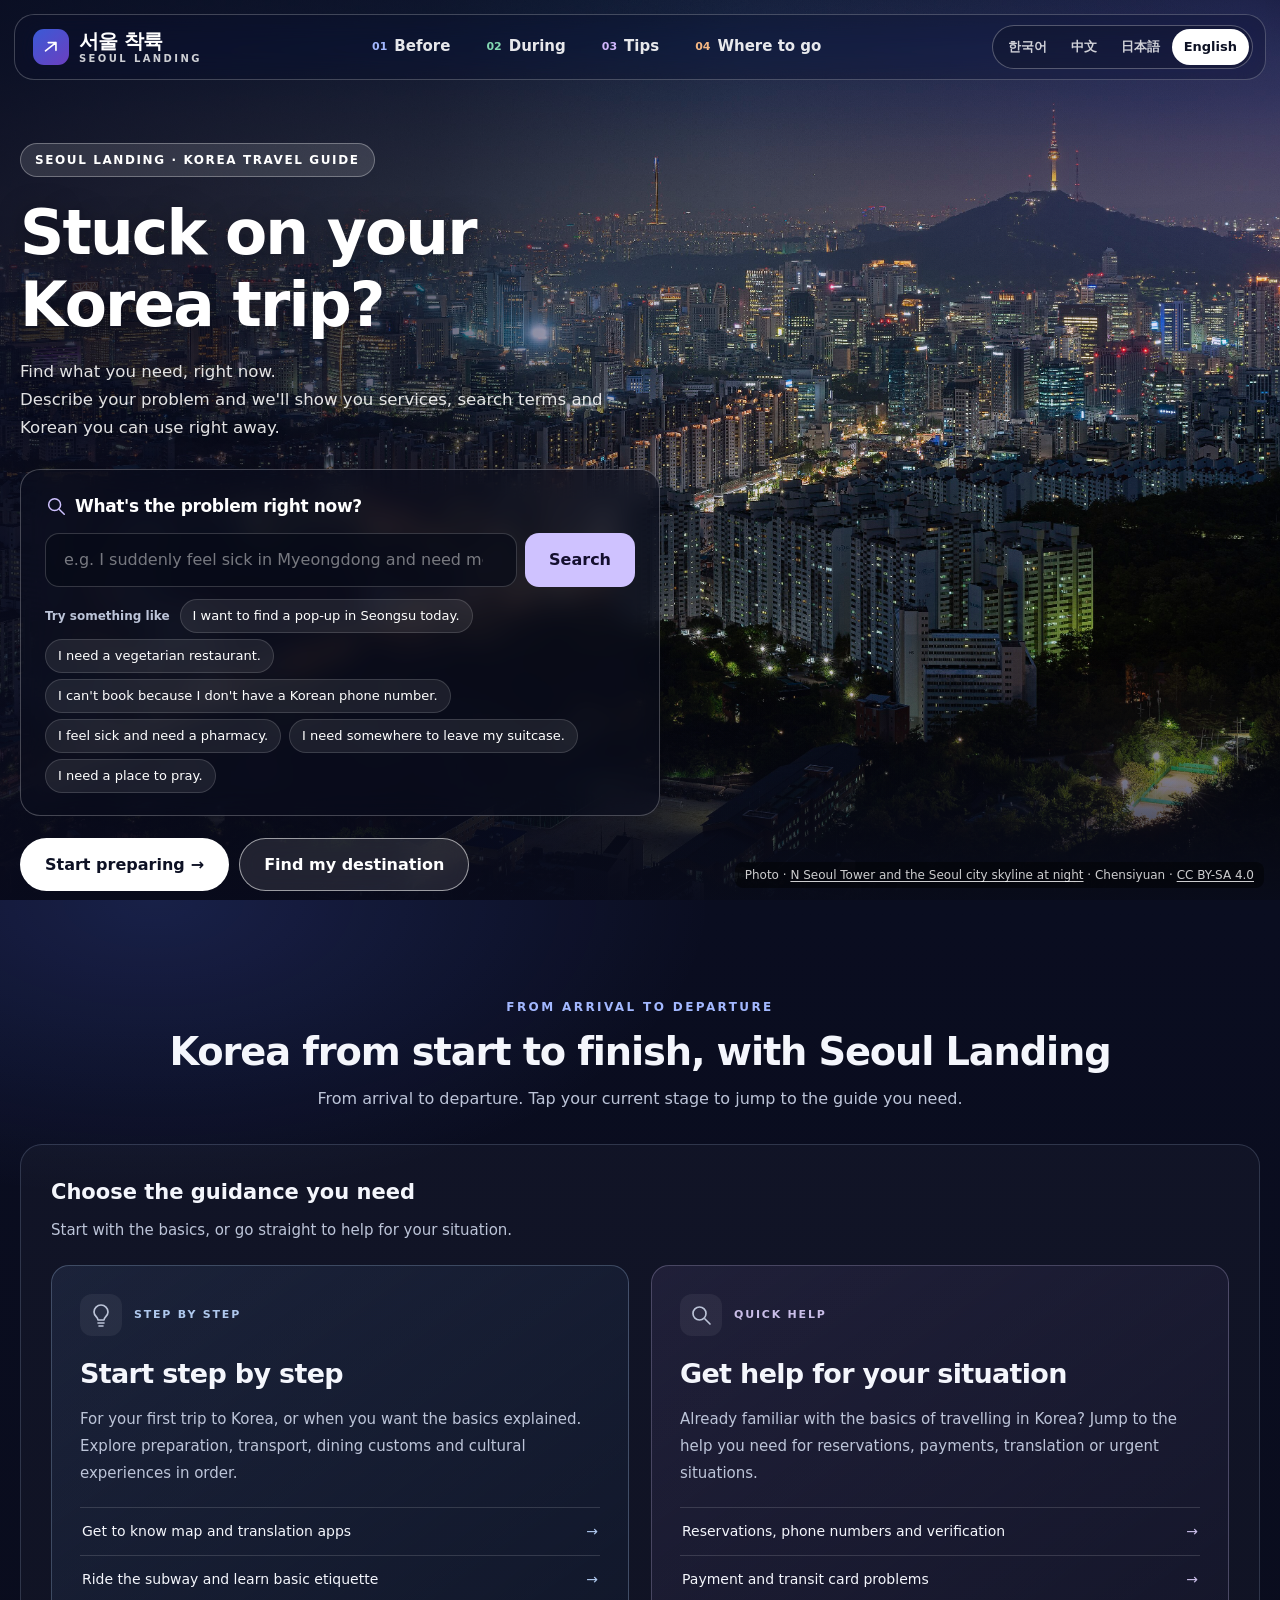
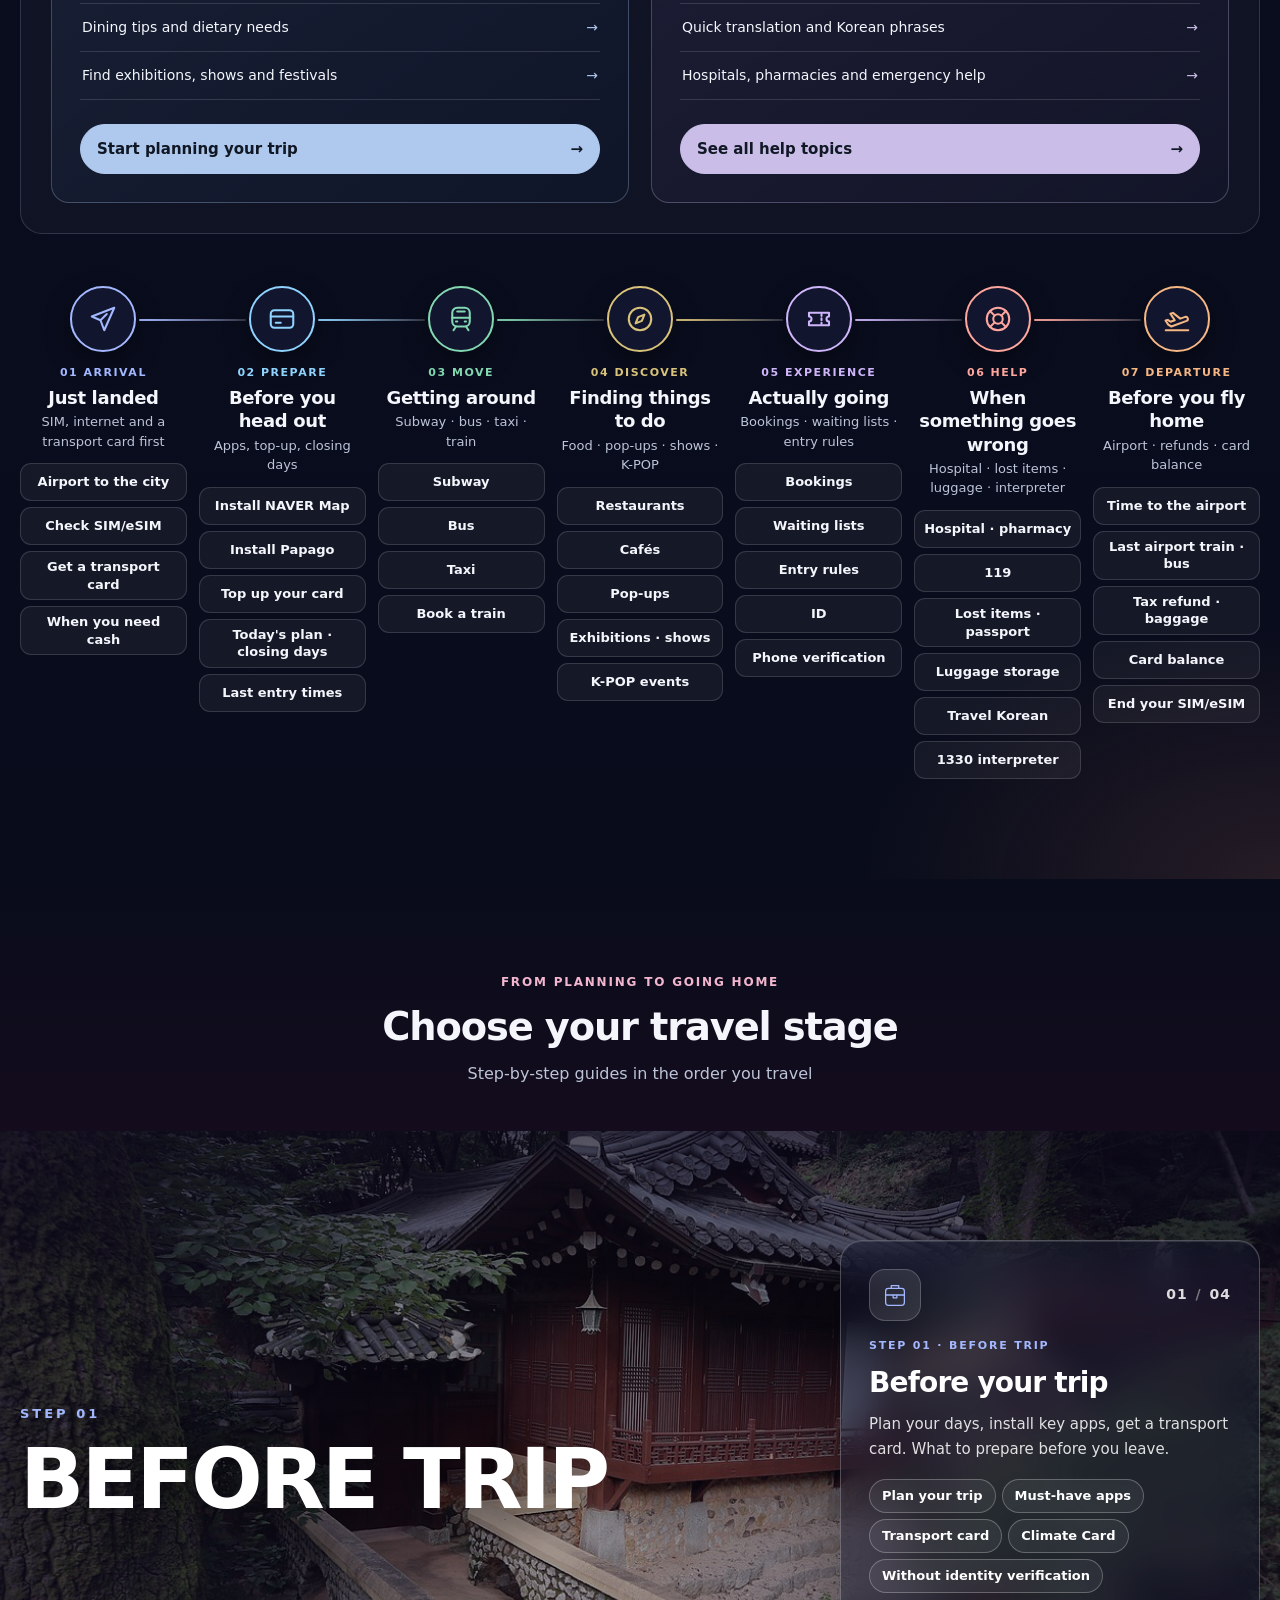
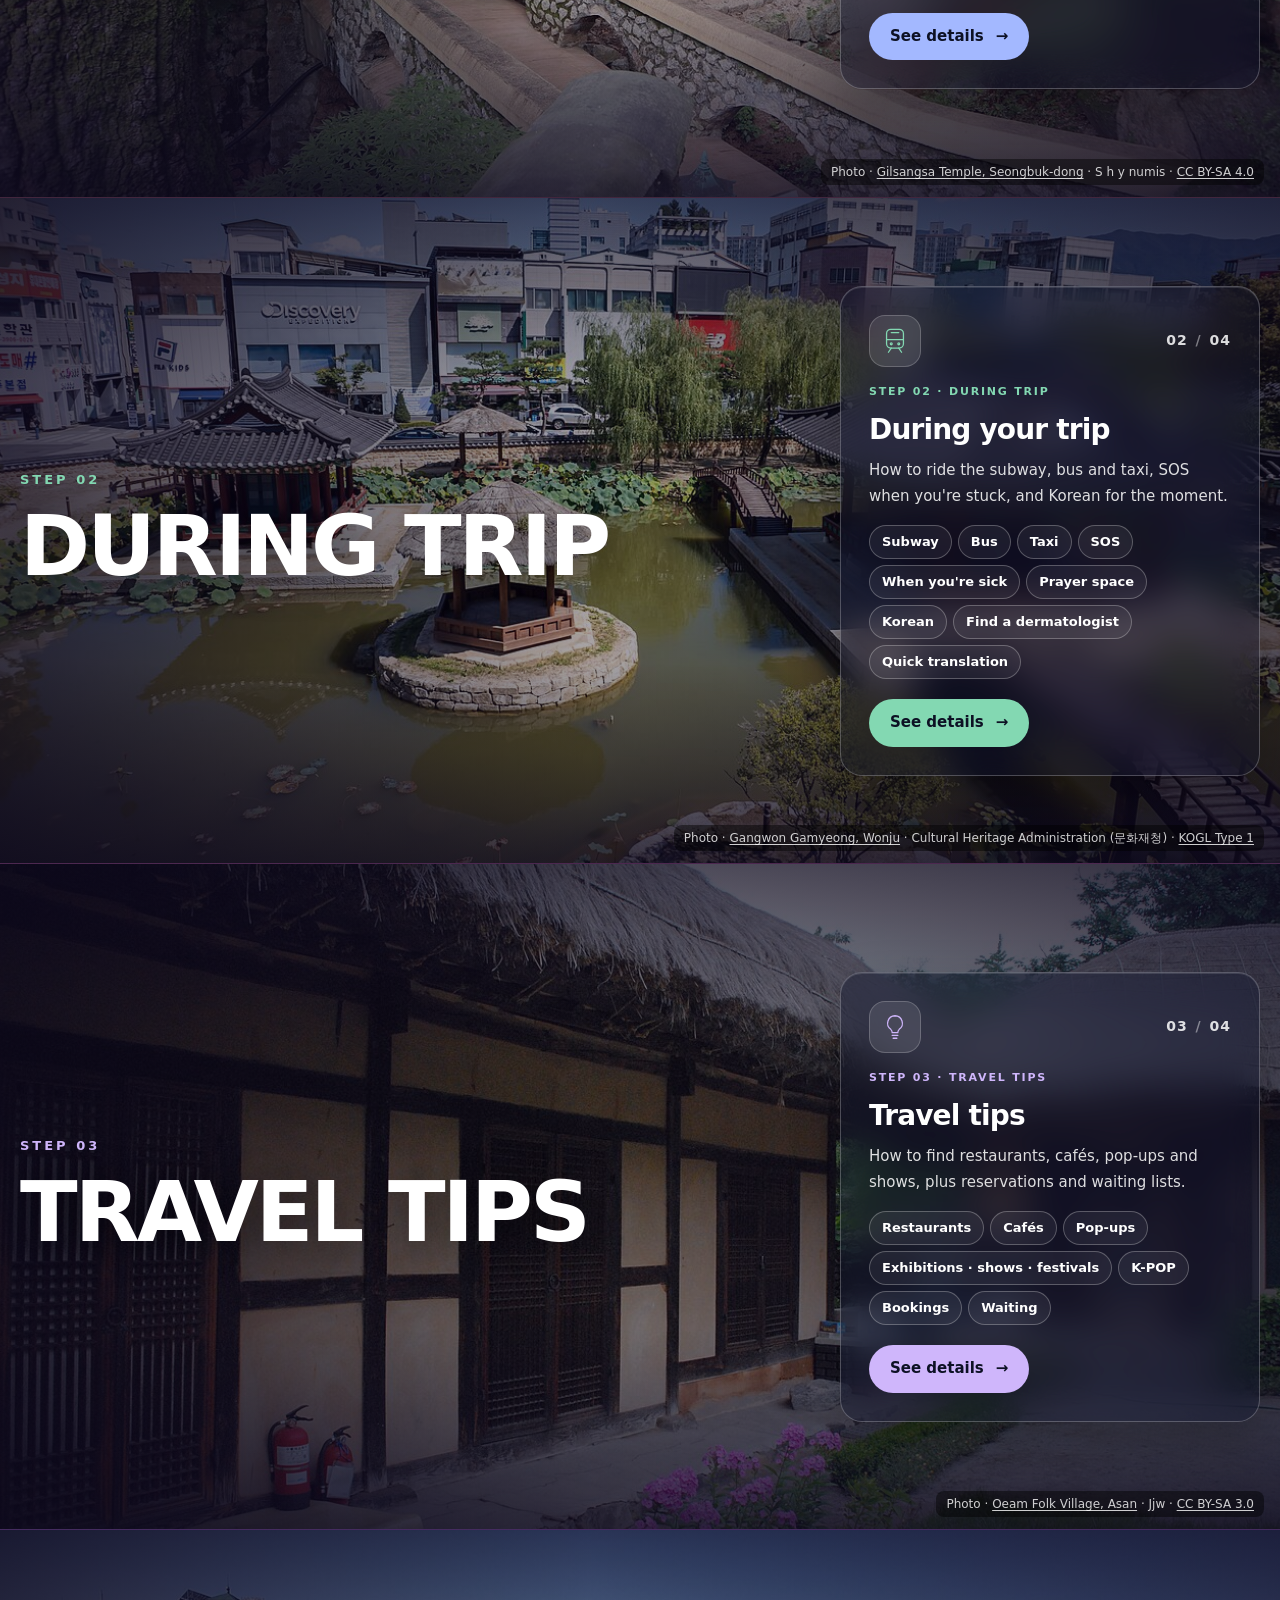
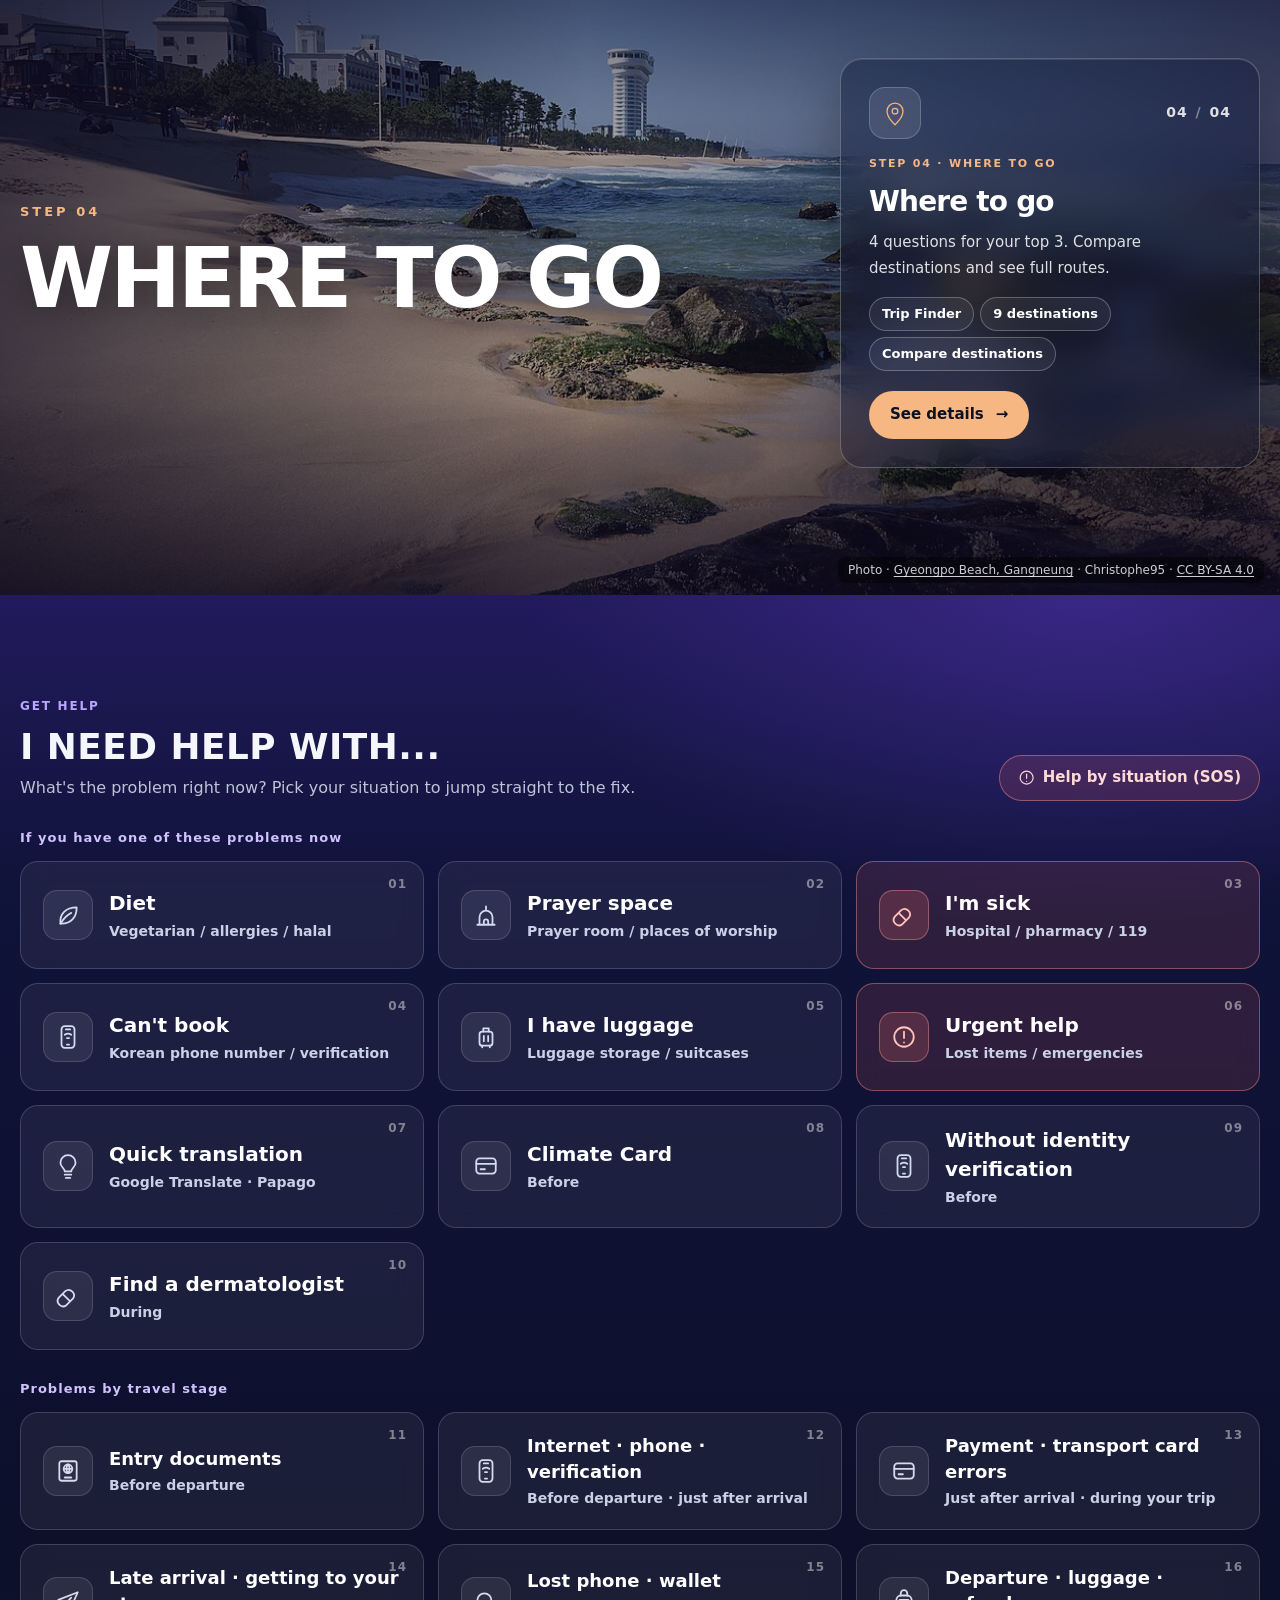
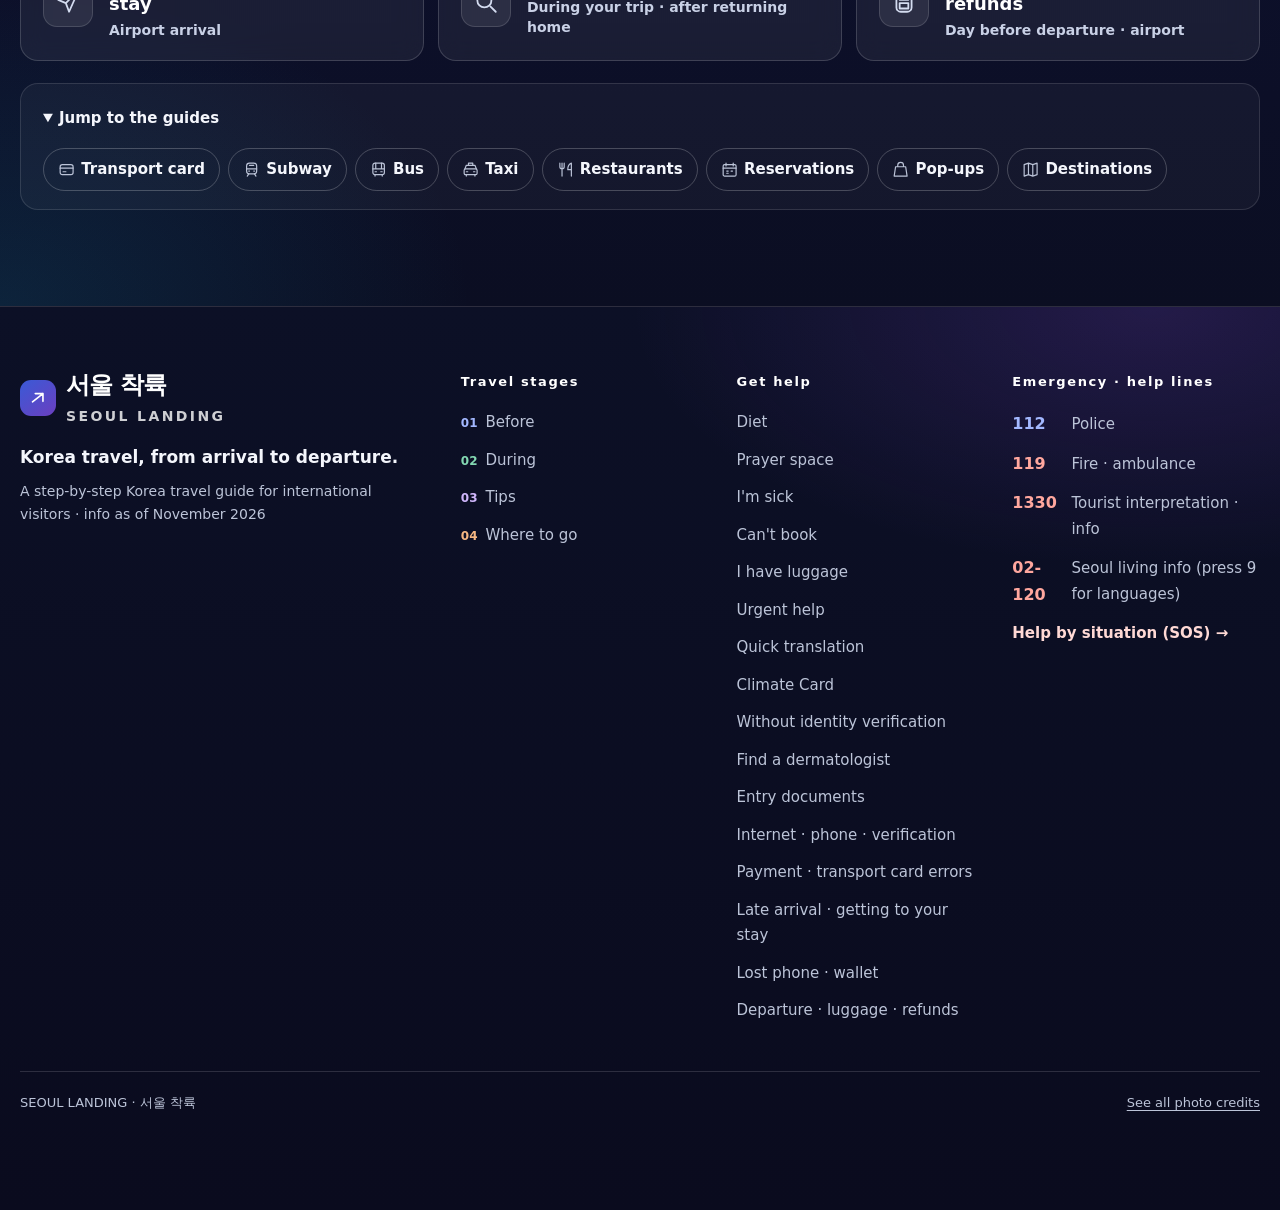
<file: index.html>
<!doctype html>
<html lang="ko">
<head>
<meta charset="utf-8">
<meta name="viewport" content="width=device-width,initial-scale=1,viewport-fit=cover">
<title>서울 착륙 SEOUL LANDING</title>
<meta name="claude:viewport-fit-sides" content="cover">
<meta name="theme-color" content="#0b0f22">
<link rel="manifest" href="manifest.webmanifest">
<link rel="apple-touch-icon" href="assets/icons/apple-touch-icon.png">
<meta name="apple-mobile-web-app-capable" content="yes">
<meta name="mobile-web-app-capable" content="yes">
<meta name="apple-mobile-web-app-status-bar-style" content="black-translucent">
<meta name="apple-mobile-web-app-title" content="서울 착륙">
<meta name="format-detection" content="telephone=no">
<meta name="description" content="외국인을 위한 한국 여행 과정 가이드 — 여행 준비부터 이동, 맛집 · 팝업 · 예약, 여행지 추천, 귀국까지 (한국어 · 中文 · 日本語 · English)">
<link rel="stylesheet" href="styles.css">
<link rel="icon" href="data:image/svg+xml,%3Csvg xmlns='http://www.w3.org/2000/svg' viewBox='0 0 40 40'%3E%3Crect width='40' height='40' rx='12' fill='%232244ba'/%3E%3Cpath d='M10 27L29 12M15 12l14 0 0 14' fill='none' stroke='white' stroke-width='3'/%3E%3C/svg%3E">
</head>
<body>
<a class="skip" id="skip" href="#main">본문으로 이동</a>
<header class="site-header" id="site-header">
  <a class="brand" href="#home"><span class="brand-mark" aria-hidden="true"><svg viewBox="0 0 40 40" fill="none" stroke="currentColor" stroke-width="3" stroke-linecap="round" stroke-linejoin="round"><path d="M10 27L29 12M15 12h14v14"/></svg></span><span class="brand-text">서울 착륙<small>SEOUL LANDING</small></span></a>
  <nav id="nav" aria-label="Main"></nav>
  <div id="lang" role="group" aria-label="언어 선택"></div>
</header>
<main id="main" tabindex="-1"></main>
<footer class="site-footer">
  <div class="foot-inner wrap">
    <div class="foot-brand">
      <a class="brand foot-logo" href="#home"><span class="brand-mark" aria-hidden="true"><svg viewBox="0 0 40 40" fill="none" stroke="currentColor" stroke-width="3" stroke-linecap="round" stroke-linejoin="round"><path d="M10 27L29 12M15 12h14v14"/></svg></span><span class="brand-text">서울 착륙<small>SEOUL LANDING</small></span></a>
      <p id="foot-tag"></p>
      <small id="foot-note"></small>
    </div>
    <div id="foot-cols" class="foot-cols"></div>
  </div>
  <div class="foot-bottom wrap" id="foot-bottom"></div>
</footer>

<nav id="tabbar" class="tabbar"></nav>
<button type="button" id="fab" class="fab" aria-expanded="false" aria-controls="sheet"></button>
<div id="sheet" class="sheet" hidden>
  <div class="sheet-panel" role="dialog" aria-modal="true" aria-labelledby="qh-in-sheet">
    <button type="button" id="sheet-close" class="ghost sheet-close">닫기</button>
    <div id="sheet-body"></div>
  </div>
</div>
<div id="big" class="bigview" hidden>
  <div class="big-panel" role="dialog" aria-modal="true" aria-labelledby="big-ko">
    <p id="big-ko" class="big-ko" lang="ko"></p>
    <p id="big-roman" class="big-roman"></p>
    <p id="big-mean" class="big-mean"></p>
    <button type="button" id="big-close" class="button">닫기</button>
  </div>
</div>

<script src="content/shared.js"></script>
<script src="content/ko.js"></script>
<script src="content/zh.js"></script>
<script src="content/ja.js"></script>
<script src="content/en.js"></script>
<script src="content/places.js"></script>
<script src="content/quiz.js"></script>
<script src="content/help-ko.js"></script>
<script src="content/help-zh.js"></script>
<script src="content/help-ja.js"></script>
<script src="content/help-en.js"></script>
<script src="content/search.js"></script>
<script src="content/services.js"></script>
<script src="content/survey-guides.js"></script>
<script src="content/place-addresses.js"></script>
<script src="content/survey.js"></script>
<script src="content/climate-map.js"></script>
<script src="content/guide-paths.js"></script>
<script src="app.js"></script>
</body>
</html>
</file>
<file: styles.css>
/* 서울 착륙 SEOUL LANDING — 사진 중심 · 반투명 패널 디자인 (2026.11 개편)
   - 어두운 배경 + 흰 글자 + 은은한 색 그라데이션
   - 사진 위 안내는 반투명 패널(.glass), 긴 설명은 불투명도가 높은 패널(--panel)
   - 단계별 색: 01 BEFORE 파랑 · 02 DURING 초록 · 03 TIPS 보라 · 04 WHERE 주황 */
:root {
  color-scheme: dark;
  --bg: #090c1b;
  --paper: #0d1124;
  --surface: #151b33;
  --surface-2: #1d2442;
  --panel: rgb(21 27 51 / 96%);
  --glass: rgb(16 20 42 / 42%);
  --glass-line: rgb(255 255 255 / 24%);
  --ink: #f4f6fc; --muted: #bcc4d8; --line: rgb(255 255 255 / 14%);
  --blue: #a3b8ff; --blue-soft: rgb(125 155 255 / 17%);
  --green: #83d8b2; --green-soft: rgb(110 210 165 / 16%);
  --purple: #cfb6fb; --purple-soft: rgb(190 160 250 / 17%);
  --orange: #f6b783; --orange-soft: rgb(244 170 110 / 17%);
  --red: #ffa79e; --red-soft: rgb(255 120 110 / 16%);
  --note: rgb(242 200 110 / 13%); --note-ink: #f4d38f;
  --focus: #ffc96b;
  --shadow: 0 18px 40px rgb(0 0 0 / 35%);
  --head-h: 96px;
  --gutter: max(20px, env(safe-area-inset-left, 0px));
  --font: "Pretendard", "Malgun Gothic", "Apple SD Gothic Neo", "Noto Sans KR", system-ui, sans-serif;
  --font-zh: "PingFang SC", "Microsoft YaHei", "Noto Sans SC", "Malgun Gothic", system-ui, sans-serif;
  --font-ja: "Hiragino Sans", "Hiragino Kaku Gothic ProN", "Yu Gothic", "Meiryo", "Noto Sans JP", system-ui, sans-serif;
  --c: var(--blue); --c-soft: var(--blue-soft);
}
.before { --c: var(--blue); --c-soft: var(--blue-soft); }
.during { --c: var(--green); --c-soft: var(--green-soft); }
.tips { --c: var(--purple); --c-soft: var(--purple-soft); }
.where, .place { --c: var(--orange); --c-soft: var(--orange-soft); }

* { box-sizing: border-box; }
html { scroll-padding-top: 16px; background: var(--bg); overflow-x: hidden; }
body {
  margin: 0; color: var(--ink); min-height: 100vh;
  background:
    radial-gradient(1100px 700px at 100% 0%, rgb(118 64 196 / 22%), transparent 60%),
    radial-gradient(900px 700px at 0% 55%, rgb(18 112 140 / 16%), transparent 60%),
    linear-gradient(180deg, #0b0f22 0%, #090c1b 100%);
  background-attachment: fixed;
  font-family: var(--font); font-size: 16px; line-height: 1.7; word-break: keep-all; overflow-wrap: anywhere;
  overflow-x: hidden; position: relative;
}
html:lang(zh-CN) body { font-family: var(--font-zh); word-break: normal; }
html:lang(ja) body { font-family: var(--font-ja); word-break: normal; line-break: strict; }
a { color: inherit; text-decoration: none; }
a:focus-visible, button:focus-visible, summary:focus-visible, [tabindex]:focus-visible { outline: 3px solid var(--focus); outline-offset: 3px; border-radius: 8px; }
main:focus { outline: none; }
h1, h2, h3 { text-wrap: balance; }
ul, ol, dl, dd, p, figure, blockquote { margin: 0; padding: 0; }
ul, ol { list-style: none; }
img { max-width: 100%; }
.wrap { width: min(1240px, calc(100% - 2 * var(--gutter))); margin-inline: auto; }
.sr-only, .skip { position: absolute; left: -10000px; width: 1px; height: 1px; overflow: hidden; }
.skip:focus { left: 16px; top: 10px; width: auto; height: auto; background: var(--surface); color: var(--ink); z-index: 60; padding: 10px 14px; border-radius: 10px; }
.eyebrow { display: inline-block; font-size: 12px; font-weight: 800; letter-spacing: 1.8px; text-transform: uppercase; }
.mini { font-size: 13px; font-weight: 800; letter-spacing: .3px; color: var(--muted); margin: 0 0 12px; }
.cap { font-size: 14px; color: var(--muted); margin-top: 10px; }
.tag { font-size: 12px; font-weight: 900; letter-spacing: 1.4px; color: var(--c); margin: 0 0 12px; }
.tag span { font-weight: 700; letter-spacing: 0; color: var(--muted); margin-left: 4px; }

/* 반투명 패널 — 사진 위 안내용 */
.glass {
  background: var(--glass); border: 1px solid var(--glass-line); border-radius: 22px;
  -webkit-backdrop-filter: blur(18px) saturate(140%); backdrop-filter: blur(18px) saturate(140%);
  box-shadow: 0 20px 50px rgb(0 0 0 / 28%), inset 0 1px 0 rgb(255 255 255 / 12%);
}
@supports not ((backdrop-filter: blur(1px)) or (-webkit-backdrop-filter: blur(1px))) { .glass { background: rgb(16 20 42 / 86%); } }

/* 선 아이콘: 주변 문구보다 시각적 무게를 낮춤 */
.quiet-icon { display: inline-flex; width: 1.15em; height: 1.15em; flex: 0 0 auto; vertical-align: -.18em; margin-right: .4em; color: var(--muted); }
.quiet-icon svg { display: block; width: 100%; height: 100%; }
.note .quiet-icon { color: var(--note-ink); }

/* ---------- buttons ---------- */
.button { display: inline-flex; align-items: center; justify-content: center; gap: 6px; min-height: 46px; padding: 10px 20px; border-radius: 999px; background: var(--c); color: #0d1124; font-weight: 800; font-size: 15px; border: 1px solid transparent; font-family: inherit; cursor: pointer; transition: transform .2s ease, background-color .2s ease, box-shadow .2s ease; }
.button:hover { transform: translateY(-1px); box-shadow: 0 10px 24px rgb(0 0 0 / 28%); }
.button.small { min-height: 40px; padding: 8px 16px; font-size: 14px; }
.button .ext { text-decoration: none; }
.button.light { background: #fff; color: #0d1124; }
.glass-btn { background: rgb(255 255 255 / 10%); color: #fff; border-color: rgb(255 255 255 / 55%); -webkit-backdrop-filter: blur(10px); backdrop-filter: blur(10px); }
.glass-btn:hover { background: rgb(255 255 255 / 20%); }
.ghost { font: inherit; font-size: 14px; font-weight: 800; color: var(--c); background: rgb(255 255 255 / 4%); border: 1.5px solid var(--line); border-radius: 999px; padding: 8px 15px; min-height: 40px; cursor: pointer; }
.ghost:hover { border-color: var(--c); }
.ghost[aria-pressed="true"] { background: var(--c-soft); border-color: var(--c); }
.mini-btn { display: inline-flex; align-items: center; gap: 2px; font: inherit; font-size: 13px; font-weight: 800; color: var(--c); background: rgb(255 255 255 / 4%); border: 1.5px solid var(--line); border-radius: 999px; padding: 5px 12px; min-height: 36px; cursor: pointer; white-space: nowrap; }
.mini-btn:hover { border-color: var(--c); }
.mini-btn.done { background: var(--green-soft); color: var(--green); border-color: var(--green); }
.out { color: var(--c); font-weight: 800; font-size: 15px; text-decoration: underline; text-underline-offset: 4px; }
.out.small { font-size: 14px; }
.ext { font-weight: 400; margin-left: 3px; display: inline-block; text-decoration: none; }
.inline-go { display: inline-block; font-weight: 800; color: var(--c); font-size: 14px; margin-top: 6px; }

/* ---------- header (사진 위에 떠 있는 반투명 헤더) ---------- */
.site-header {
  position: absolute; z-index: 30; top: 14px; left: 50%; transform: translateX(-50%);
  width: min(1320px, calc(100% - 28px));
  display: grid; grid-template-columns: auto minmax(0, 1fr) auto; align-items: center; gap: 10px 20px;
  padding: 10px 12px 10px 18px; border-radius: 20px; color: #fff;
  background: rgb(12 16 34 / 36%); border: 1px solid rgb(255 255 255 / 22%);
  -webkit-backdrop-filter: blur(16px) saturate(140%); backdrop-filter: blur(16px) saturate(140%);
}
@supports not ((backdrop-filter: blur(1px)) or (-webkit-backdrop-filter: blur(1px))) { .site-header { background: rgb(12 16 34 / 82%); } }
.brand { display: inline-flex; align-items: center; gap: 10px; }
.brand-mark { width: 36px; height: 36px; border-radius: 11px; display: grid; place-items: center; background: linear-gradient(140deg, #3a5ad6, #6b3fc0); color: #fff; flex: none; }
.brand-mark svg { width: 22px; }
.brand-text { font-size: 20px; font-weight: 900; letter-spacing: -.8px; line-height: 1.2; }
.brand-text small { display: block; font-size: 10px; letter-spacing: 2.4px; font-weight: 700; opacity: .8; }
#nav { justify-self: center; display: flex; gap: 4px; }
#nav a { display: flex; align-items: center; gap: 7px; font-size: 15px; font-weight: 800; padding: 9px 16px; border-radius: 999px; white-space: nowrap; color: rgb(255 255 255 / 90%); transition: background-color .2s; }
#nav a b { font-size: 11px; color: var(--c); }
#nav a:hover { background: rgb(255 255 255 / 12%); }
#nav a[aria-current] { background: rgb(255 255 255 / 16%); color: #fff; box-shadow: inset 0 0 0 1px rgb(255 255 255 / 30%); }
#lang { display: flex; border: 1px solid rgb(255 255 255 / 28%); border-radius: 999px; padding: 3px; background: rgb(0 0 0 / 18%); }
#lang button { border: 0; background: transparent; color: rgb(255 255 255 / 80%); font: inherit; font-size: 13px; font-weight: 700; padding: 6px 12px; border-radius: 999px; cursor: pointer; min-height: 36px; }
#lang button[lang="zh"] { font-family: var(--font-zh); }
#lang button[lang="ja"] { font-family: var(--font-ja); }
#lang button[aria-pressed="true"] { background: #fff; color: #0d1124; }

/* ---------- home: hero ---------- */
.hero { position: relative; isolation: isolate; overflow: hidden; display: flex; min-height: 640px; height: 100vh; height: 100svh; max-height: 1080px; background: #05070f; }
.hero-art { position: absolute; inset: 0; z-index: -2; width: 100%; height: 100%; object-fit: cover; object-position: 88% 0%; display: block; }
.hero-shade {
  position: absolute; inset: 0; z-index: -1;
  background:
    linear-gradient(90deg, rgb(8 10 28 / 82%) 0%, rgb(8 10 28 / 55%) 34%, rgb(8 10 28 / 8%) 58%, rgb(8 10 28 / 0%) 100%),
    linear-gradient(180deg, rgb(8 10 28 / 50%) 0%, rgb(8 10 28 / 0%) 22%, rgb(8 10 28 / 0%) 72%, rgb(9 12 27 / 96%) 100%),
    radial-gradient(900px 600px at 100% 0%, rgb(118 64 196 / 22%), transparent 70%);
}
.hero-copy { align-self: flex-start; padding-top: calc(var(--head-h) + clamp(24px, 7vh, 88px)); padding-bottom: 40px; color: #fff; }
.pill { display: inline-block; font-size: 12px; font-weight: 800; letter-spacing: 1.6px; padding: 6px 14px; border-radius: 999px; background: rgb(255 255 255 / 12%); border: 1px solid rgb(255 255 255 / 30%); }
.hero h1 { font-size: clamp(38px, 4.8vw, 70px); line-height: 1.16; letter-spacing: -.035em; margin: 20px 0 18px; font-weight: 900; text-shadow: 0 4px 28px rgb(0 0 0 / 35%); max-width: 13em; }
html:lang(zh-CN) .hero h1, html:lang(ja) .hero h1 { letter-spacing: -.02em; }
.hero p { font-size: clamp(16px, 1.3vw, 19px); color: rgb(255 255 255 / 88%); max-width: 36em; text-shadow: 0 1px 12px rgb(0 0 0 / 45%); }
.hero-cta { display: flex; gap: 10px; flex-wrap: wrap; margin-top: 30px; }
.hero-cta .button { min-height: 52px; padding: 12px 24px; font-size: 16px; }

/* ---------- home: 여행 단계 (큰 사진 섹션) ---------- */
.stages { background: linear-gradient(180deg, #090c1b 0%, #2a0c22 26%, #3a1040 58%, #221a5c 100%); padding-top: 88px; }
.band-head { text-align: center; margin-bottom: 44px; }
.band-head .eyebrow { color: #f2b6cf; }
.band-head h2 { font-size: clamp(28px, 3vw, 40px); letter-spacing: -.03em; line-height: 1.3; margin: 8px 0 8px; }
.band-head p { color: var(--muted); font-size: 16px; }
.band-head.left { text-align: left; }
.stage { position: relative; isolation: isolate; overflow: hidden; display: flex; align-items: center; min-height: clamp(500px, 74vh, 680px); }
.stage + .stage { border-top: 1px solid rgb(255 255 255 / 10%); }
.stage-art { position: absolute; inset: 0; z-index: -2; width: 100%; height: 100%; object-fit: cover; display: block; transform: scale(1.02); }
.stage-shade {
  position: absolute; inset: 0; z-index: -1;
  background:
    linear-gradient(90deg, rgb(12 8 28 / 78%) 0%, rgb(12 8 28 / 36%) 46%, rgb(12 8 28 / 66%) 100%),
    linear-gradient(180deg, rgb(12 8 28 / 55%) 0%, rgb(12 8 28 / 0%) 28%, rgb(12 8 28 / 0%) 70%, rgb(12 8 28 / 72%) 100%);
}
.stage-inner { display: grid; grid-template-columns: minmax(0, 1fr) minmax(320px, 420px); gap: 40px; align-items: center; padding-block: 72px; }
.stage-big { color: #fff; font-size: clamp(42px, 6.6vw, 100px); font-weight: 900; line-height: .98; letter-spacing: -.035em; text-shadow: 0 6px 40px rgb(0 0 0 / 45%); }
.stage-big small { display: block; font-size: 13px; letter-spacing: 3px; font-weight: 800; color: var(--c); margin-bottom: 18px; text-shadow: none; }
.stage-panel { padding: 28px; color: #fff; display: grid; gap: 10px; justify-items: start; }
.stage-top { width: 100%; display: flex; justify-content: space-between; align-items: center; margin-bottom: 6px; }
.icon { width: 52px; height: 52px; border-radius: 16px; display: grid; place-items: center; color: var(--c); background: rgb(255 255 255 / 10%); border: 1px solid rgb(255 255 255 / 20%); }
.icon svg { width: 30px; }
.stage-count { font-size: 14px; font-weight: 800; letter-spacing: 1px; color: rgb(255 255 255 / 85%); font-variant-numeric: tabular-nums; }
.stage-count i { font-style: normal; opacity: .5; margin-inline: 2px; }
.stage-panel .eyebrow { color: var(--c); font-size: 11px; }
.stage-panel h3 { font-size: 28px; letter-spacing: -.03em; line-height: 1.3; margin: 0; }
.stage-panel p { font-size: 15px; color: rgb(255 255 255 / 86%); }
.stage-links { display: flex; flex-wrap: wrap; gap: 6px; margin: 6px 0 10px; }
.stage-links a { display: inline-flex; align-items: center; min-height: 34px; padding: 4px 12px; border-radius: 999px; font-size: 13px; font-weight: 700; border: 1px solid rgb(255 255 255 / 26%); background: rgb(255 255 255 / 6%); }
.stage-links a:hover { border-color: var(--c); color: var(--c); }
.photo-note { font-size: 12px; line-height: 1.5; color: rgb(255 255 255 / 80%); }
.photo-note a { text-decoration: underline; text-underline-offset: 2px; }
.photo-note.on-photo { position: absolute; right: 16px; bottom: 12px; z-index: 1; max-width: calc(100% - 32px); padding: 4px 10px; border-radius: 8px; background: rgb(0 0 0 / 45%); }

/* ---------- home: I NEED HELP WITH ---------- */
.help-band {
  padding-block: 96px;
  background:
    radial-gradient(900px 520px at 85% 0%, rgb(124 77 255 / 26%), transparent 62%),
    radial-gradient(760px 520px at 0% 100%, rgb(20 120 160 / 20%), transparent 62%),
    linear-gradient(180deg, #221a5c 0%, #10133a 22%, #0b0e22 100%);
}
.quick { color: var(--ink); }
.quick-head { display: flex; justify-content: space-between; align-items: flex-end; gap: 14px 24px; flex-wrap: wrap; margin-bottom: 26px; }
.quick-head .eyebrow { color: #b9a6ff; }
.quick-head h2 { font-size: clamp(26px, 2.8vw, 38px); margin: 6px 0 6px; letter-spacing: .5px; line-height: 1.2; }
.quick-head p { font-size: 16px; color: var(--muted); }
.quick-grid { display: grid; grid-template-columns: repeat(3, minmax(0, 1fr)); gap: 14px; }
.quick-grid a {
  position: relative; display: flex; align-items: center; gap: 16px; min-height: 112px; height: 100%; padding: 20px 22px; border-radius: 18px; line-height: 1.45;
  background: rgb(255 255 255 / 6%); border: 1px solid rgb(255 255 255 / 16%);
  -webkit-backdrop-filter: blur(12px); backdrop-filter: blur(12px); transition: background-color .2s, border-color .2s, transform .2s;
}
.quick-grid a:hover { background: rgb(255 255 255 / 11%); border-color: rgb(255 255 255 / 34%); transform: translateY(-2px); }
.q-icon { flex: none; width: 50px; height: 50px; border-radius: 14px; display: grid; place-items: center; background: rgb(255 255 255 / 8%); border: 1px solid rgb(255 255 255 / 14%); }
.q-icon .quiet-icon { width: 26px; height: 26px; margin: 0; color: #d4dcf0; }
.q-text { display: grid; gap: 3px; min-width: 0; }
.q-text small { font-size: 14px; color: #c9d1e6; font-weight: 600; }
.q-text strong { font-size: 18px; font-weight: 800; color: #fff; }
.q-no { position: absolute; top: 14px; right: 16px; font-size: 12px; font-weight: 800; letter-spacing: 1px; color: rgb(255 255 255 / 45%); font-variant-numeric: tabular-nums; }
.sos-link { display: inline-flex; gap: 8px; align-items: center; min-height: 46px; padding: 8px 18px; border-radius: 999px; font-weight: 800; font-size: 15px; color: #ffd9d5; background: rgb(255 110 100 / 14%); border: 1px solid rgb(255 150 140 / 45%); }
.sos-link:hover { background: rgb(255 110 100 / 24%); }
.sos-link .quiet-icon { color: currentColor; margin: 0; }
.quick-shortcuts { margin-top: 22px; padding: 18px 22px; border-radius: 18px; background: rgb(255 255 255 / 4%); border: 1px solid rgb(255 255 255 / 12%); font-size: 15px; }
.quick-shortcuts summary { cursor: pointer; font-weight: 800; padding: 4px 0; }
.quick-shortcuts ul { display: flex; flex-wrap: wrap; gap: 8px; margin-top: 12px; }
.quick-shortcuts a { display: inline-flex; align-items: center; border: 1px solid rgb(255 255 255 / 22%); border-radius: 999px; padding: 8px 14px; min-height: 42px; font-weight: 700; }
.quick-shortcuts a .quiet-icon { margin-right: 6px; }
.quick-shortcuts a:hover { background: rgb(255 255 255 / 10%); }

/* ---------- home: 이용 순서 ---------- */
.flowline { padding-block: 96px 110px; background: radial-gradient(800px 500px at 100% 100%, rgb(30 150 170 / 22%), transparent 60%), linear-gradient(170deg, #0b0e22 0%, #082431 45%, #0d2a48 100%); }
.flowline .band-head .eyebrow { color: #8fe0d6; }
.route { display: grid; grid-template-columns: repeat(3, minmax(0, 1fr)); gap: 12px; counter-reset: r; }
.route li { counter-increment: r; }
.route a { display: grid; grid-template-columns: 38px 1fr; column-gap: 14px; align-items: start; padding: 18px 20px; border-radius: 16px; height: 100%; background: rgb(255 255 255 / 6%); border: 1px solid rgb(255 255 255 / 14%); transition: background-color .2s, border-color .2s; }
.route a::before { content: counter(r, decimal-leading-zero); grid-row: span 2; font-size: 15px; font-weight: 900; color: var(--c); padding-top: 1px; font-variant-numeric: tabular-nums; }
.route a:hover { background: rgb(255 255 255 / 11%); border-color: var(--c); }
.route b { font-size: 16px; }
.route small { font-size: 14px; color: var(--muted); }
.route-sum { display: flex; flex-wrap: wrap; align-items: center; justify-content: center; gap: 8px 12px; margin-top: 28px; font-weight: 800; font-size: 16px; }
.route-sum span { padding: 6px 16px; border-radius: 999px; background: rgb(255 255 255 / 8%); border: 1px solid rgb(255 255 255 / 18%); }
.route-sum i { font-style: normal; color: var(--muted); }

/* ---------- 상세 페이지 공통 머리 (사진 + 반투명 패널) ---------- */
.page-banner { position: relative; isolation: isolate; overflow: hidden; display: flex; align-items: flex-end; min-height: clamp(420px, 58vh, 560px); padding-top: calc(var(--head-h) + 28px); padding-bottom: 56px; background: #1a2140; }
.banner-art { position: absolute; inset: 0; z-index: -2; width: 100%; height: 100%; object-fit: cover; display: block; }
.banner-shade {
  position: absolute; inset: 0; z-index: -1; pointer-events: none;
  background:
    linear-gradient(90deg, rgb(9 11 27 / 80%) 0%, rgb(9 11 27 / 40%) 55%, rgb(9 11 27 / 20%) 100%),
    linear-gradient(180deg, rgb(9 11 27 / 62%) 0%, rgb(9 11 27 / 0%) 32%, rgb(9 11 27 / 30%) 70%, rgb(9 12 27 / 100%) 100%);
}
.banner-inner { display: grid; gap: 14px; justify-items: start; }
.back { display: inline-flex; align-items: center; min-height: 36px; font-size: 14px; font-weight: 700; color: rgb(255 255 255 / 90%); padding: 4px 14px; border-radius: 999px; background: rgb(0 0 0 / 28%); border: 1px solid rgb(255 255 255 / 22%); }
.back:hover { background: rgb(0 0 0 / 45%); }
.page-intro { display: flex; justify-content: space-between; align-items: center; gap: 28px; padding: 30px 34px; max-width: 880px; width: 100%; color: #fff; }
.page-intro h1 { font-size: clamp(28px, 3.6vw, 46px); line-height: 1.25; letter-spacing: -.035em; margin: 10px 0 12px; }
.page-intro p { max-width: 640px; color: rgb(255 255 255 / 88%); font-size: 17px; }
.page-intro .eyebrow { color: var(--c); }
.page-icon { flex: none; background: rgb(255 255 255 / 8%); border: 1px solid rgb(255 255 255 / 20%); color: var(--c); width: 116px; height: 116px; border-radius: 50%; display: grid; place-items: center; }
.page-icon svg { width: 60px; }

.detail { width: min(1168px, calc(100% - 2 * var(--gutter))); margin: 0 auto; padding-block: 8px 72px; }
.journey { margin-top: -28px; position: relative; z-index: 2; }
.journey ol { display: grid; grid-template-columns: repeat(4, minmax(0, 1fr)); gap: 6px; padding: 6px; background: rgb(21 27 51 / 88%); border: 1px solid var(--glass-line); border-radius: 18px; -webkit-backdrop-filter: blur(14px); backdrop-filter: blur(14px); box-shadow: var(--shadow); }
.journey a { display: flex; align-items: center; gap: 8px; padding: 9px 14px; border-radius: 13px; font-size: 15px; font-weight: 800; color: var(--muted); min-height: 46px; }
.journey li { --c: inherit; }
.journey li.before { --c: var(--blue); } .journey li.during { --c: var(--green); } .journey li.tips { --c: var(--purple); } .journey li.where { --c: var(--orange); }
.journey b { font-size: 12px; color: var(--c); }
.journey li.on a { background: var(--c); color: #0d1124; }
.journey li.on b { color: #0d1124; }
.journey a:hover { color: var(--ink); background: rgb(255 255 255 / 6%); }
.journey li.on a:hover { color: #0d1124; background: var(--c); }

.subnav { display: flex; align-items: center; gap: 12px; padding-block: 22px; }
.subnav > span { flex: none; font-size: 13px; font-weight: 800; color: var(--muted); letter-spacing: .5px; }
.subnav ul { display: flex; flex-wrap: wrap; gap: 8px; }
.subnav a { display: inline-block; font-size: 14px; font-weight: 700; padding: 8px 16px; border-radius: 999px; background: rgb(255 255 255 / 5%); border: 1px solid var(--line); white-space: nowrap; }
.subnav a:hover { border-color: var(--c); color: var(--c); }

/* 긴 설명은 충분히 불투명한 패널 위에 */
.cards { display: grid; gap: 26px; }
.card { background: var(--panel); border: 1px solid var(--line); border-radius: 22px; padding: 34px; scroll-margin-top: 16px; display: grid; gap: 26px; min-width: 0; box-shadow: var(--shadow); position: relative; overflow: hidden; }
.card::before { content: ""; position: absolute; inset: 0 0 auto 0; height: 3px; background: linear-gradient(90deg, var(--c), transparent 70%); }
.card-head { display: flex; gap: 16px; align-items: flex-start; }
.num { flex: none; font-size: 14px; font-weight: 800; color: var(--c); background: var(--c-soft); border-radius: 999px; padding: 3px 11px; margin-top: 4px; font-variant-numeric: tabular-nums; }
.what { font-size: 11px; font-weight: 900; letter-spacing: 1.6px; color: var(--muted); }
.card h2 { font-size: 27px; letter-spacing: -.03em; line-height: 1.35; margin: 2px 0 6px; }
.lead { color: var(--muted); font-size: 16px; }
.card-body { display: grid; grid-template-columns: minmax(0, 1.6fr) minmax(0, 1fr); gap: 36px; }
.card-main { display: grid; gap: 26px; align-content: start; min-width: 0; }
.card-side { display: grid; gap: 14px; align-content: start; min-width: 0; }
.blk p { font-size: 16px; }
.sec { border-top: 1px solid var(--line); padding-top: 22px; }

/* steps */
.steps2 { display: grid; gap: 0; counter-reset: s; }
.steps2 > li { counter-increment: s; display: grid; grid-template-columns: 34px minmax(0, 1fr); gap: 12px; padding-block: 12px; border-bottom: 1px dashed var(--line); }
.steps2 > li:last-child { border-bottom: 0; }
.steps2 > li::before { content: counter(s); width: 30px; height: 30px; border-radius: 50%; background: var(--c); color: #0d1124; font-size: 14px; font-weight: 800; display: grid; place-items: center; font-variant-numeric: tabular-nums; }
.steps2 strong { font-size: 16px; display: block; line-height: 1.5; padding-top: 3px; }
.steps2 p { font-size: 15px; color: var(--muted); margin-top: 2px; }
.dots { display: grid; gap: 4px; margin-top: 6px; }
.dots li { font-size: 15px; padding-left: 14px; position: relative; }
.dots li::before { content: ""; position: absolute; left: 2px; top: .72em; width: 5px; height: 5px; border-radius: 50%; background: var(--c); }

.flow { display: flex; flex-wrap: wrap; align-items: center; gap: 8px 6px; counter-reset: f; }
.flow li { counter-increment: f; display: flex; align-items: center; gap: 6px; font-size: 15px; font-weight: 700; line-height: 1.5; }
.flow li::before { content: counter(f); flex: none; width: 22px; height: 22px; border-radius: 50%; background: var(--c); color: #0d1124; font-size: 12px; display: grid; place-items: center; font-variant-numeric: tabular-nums; }
.flow li:not(:last-child) { padding-right: 22px; position: relative; }
.flow li:not(:last-child)::after { content: "→"; position: absolute; right: 2px; color: var(--muted); font-weight: 400; }
.flow.vertical { display: grid; gap: 8px; margin-top: 8px; }
.flow.vertical li { padding-right: 0; align-items: flex-start; font-weight: 600; }
.flow.vertical li::after { display: none; }
.flow.vertical li::before { margin-top: 1px; }
.flow.small li::before { background: var(--note-ink); }
.flow.small li { font-size: 14px; }

.chips { display: flex; flex-wrap: wrap; gap: 8px; }
.chips li { font-size: 14px; font-weight: 700; padding: 6px 13px; border-radius: 999px; background: var(--surface-2); border: 1px solid var(--line); }
.chips.search li { padding: 0; background: none; border: 0; }
.chips.search a { display: inline-flex; align-items: center; min-height: 40px; padding: 6px 14px; border-radius: 999px; border: 1.5px solid var(--c); color: var(--c); font-weight: 800; font-size: 14px; }
.chips.search a:hover { background: var(--c-soft); }
.chips.search .quiet-icon { color: currentColor; }

.checklist { display: grid; grid-template-columns: repeat(2, minmax(0, 1fr)); gap: 6px 14px; }
.checklist li { position: relative; }
.checklist input { position: absolute; opacity: 0; width: 1px; height: 1px; }
.checklist label { display: flex; gap: 10px; align-items: center; min-height: 42px; padding: 6px 10px; border-radius: 12px; cursor: pointer; font-size: 15px; font-weight: 600; }
.checklist label::before { content: ""; flex: none; width: 20px; height: 20px; border: 2px solid rgb(255 255 255 / 35%); border-radius: 6px; background: var(--surface); }
.checklist input:checked + label { background: var(--c-soft); }
.checklist input:checked + label::before { background: var(--c); border-color: var(--c); box-shadow: inset 0 0 0 3px var(--surface); }
.checklist input:focus-visible + label { outline: 3px solid var(--focus); }

.faq { display: grid; gap: 8px; }
.faq details { border: 1px solid var(--line); border-radius: 14px; background: rgb(255 255 255 / 3%); }
.faq summary { cursor: pointer; padding: 13px 44px 13px 16px; font-weight: 800; font-size: 15px; list-style: none; position: relative; min-height: 46px; }
.faq summary::-webkit-details-marker { display: none; }
.faq summary::after { content: "+"; position: absolute; right: 16px; top: 9px; font-size: 22px; color: var(--c); font-weight: 400; }
.faq details[open] summary::after { content: "−"; }
.faq summary small { font-weight: 600; color: var(--muted); font-size: 13px; }
.faq details > *:not(summary) { margin: 0 16px 14px; }
.faq details > p { font-size: 15px; color: var(--muted); }
.acc-lead { font-size: 15px !important; color: var(--muted); }

.defs { display: grid; border-top: 1px solid var(--line); }
.defs > div { display: grid; grid-template-columns: minmax(120px, 11em) 1fr; gap: 16px; padding-block: 12px; border-bottom: 1px solid var(--line); }
.defs dt { font-weight: 800; }
.defs dd { color: var(--muted); }
.defs.media > div { grid-template-columns: 88px minmax(0, 1fr); grid-template-areas: "pic dt" "pic dd"; grid-template-rows: auto 1fr; column-gap: 18px; row-gap: 2px; }
.defs.media dt { grid-area: dt; }
.defs.media dd:not(.pic) { grid-area: dd; }
.defs.media .pic { grid-area: pic; width: 88px; height: 88px; border-radius: 12px; background: #eef1f6; display: grid; place-items: center; overflow: hidden; }
.defs.media .pic img { max-width: 78px; max-height: 78px; border-radius: 4px; }

.rows { display: grid; gap: 8px; }
.rows > div { display: grid; grid-template-columns: minmax(70px, 8em) 1fr; gap: 10px; font-size: 15px; }
.rows dt { font-weight: 800; color: var(--muted); }
.rows dd { min-width: 0; }

.apps { display: grid; grid-template-columns: repeat(2, minmax(0, 1fr)); gap: 12px; }
.app { border: 1px solid var(--line); border-radius: 16px; padding: 18px; display: grid; gap: 10px; align-content: start; background: rgb(255 255 255 / 3%); }
.app h3 { font-size: 18px; margin: 0; }
.app h3 small { font-size: 12px; color: var(--muted); font-weight: 700; margin-left: 4px; }
.app-tip { font-size: 14px; background: var(--note); color: var(--ink); border-radius: 10px; padding: 8px 10px; }
.app-tip b { color: var(--note-ink); font-size: 11px; letter-spacing: 1px; margin-right: 4px; }

.phrase-group + .phrase-group { margin-top: 16px; }
.phrase-head { font-size: 13px; font-weight: 900; color: var(--c); margin-bottom: 8px; }
.phrases { display: grid; grid-template-columns: repeat(2, minmax(0, 1fr)); gap: 10px; }
.phrase { border: 1px solid var(--line); border-radius: 16px; padding: 16px 18px; display: grid; gap: 2px; align-content: start; background: rgb(255 255 255 / 3%); }
.phrase .ko { font-size: 21px; font-weight: 900; font-family: var(--font); letter-spacing: -.3px; }
.phrase .roman { font-size: 14px; color: var(--c); font-weight: 700; font-style: italic; }
.phrase .mean { font-size: 15px; font-weight: 700; }
.phrase .when { font-size: 14px; color: var(--muted); }
.phrase-act { display: flex; gap: 6px; margin-top: 10px; flex-wrap: wrap; }

.sos { display: grid; grid-template-columns: repeat(2, minmax(0, 1fr)); gap: 10px; }
.sos-item a { display: flex; align-items: center; gap: 14px; padding: 14px 16px; border-radius: 16px; border: 1.5px solid var(--line); background: rgb(255 255 255 / 3%); min-height: 74px; }
.sos-num { flex: none; font-size: 24px; font-weight: 900; color: var(--c); min-width: 64px; font-variant-numeric: tabular-nums; }
.sos-item.urgent a { border-color: var(--red); background: var(--red-soft); }
.sos-item.urgent .sos-num { color: var(--red); }
.sos-body { display: grid; flex: 1; }
.sos-body strong { font-size: 15px; }
.sos-body small { font-size: 14px; color: var(--muted); line-height: 1.5; }
.call { width: 28px; color: var(--c); flex: none; }
.sos-item.urgent .call { color: var(--red); }

.warn { background: var(--red-soft); border: 1px solid rgb(255 150 140 / 30%); border-radius: 16px; padding: 16px 18px; }
.warn .mini { color: var(--red); }
.warn .dots li { font-weight: 700; }
.warn .dots li::before { background: var(--red); }

.note { padding: 20px 22px; background: var(--note); border: 1px solid rgb(244 211 143 / 22%); border-radius: 16px; }
.note .tag { color: var(--note-ink); }
.note ul { display: grid; gap: 8px; }
.note ul:not(.flow) li { font-size: 15px; padding-left: 16px; position: relative; }
.note ul:not(.flow) li::before { content: "·"; position: absolute; left: 2px; font-weight: 900; color: var(--note-ink); }
.note .product { font-weight: 800; font-size: 16px; margin-bottom: 8px; }
.note p { font-size: 15px; }
.real { padding: 20px 22px; border-radius: 16px; background: var(--c-soft); border: 1px solid var(--line); }
.real blockquote p { font-size: 15px; font-weight: 700; line-height: 1.6; }
.real blockquote + blockquote { margin-top: 10px; }
.real-by { font-size: 13px; color: var(--muted); margin-top: 10px; }
.caution { padding: 16px 18px; border: 1px solid var(--line); border-radius: 16px; }
.caution h3 { font-size: 15px; margin: 0 0 6px; }
.caution p { font-size: 15px; color: var(--muted); }

.official ul { display: flex; flex-wrap: wrap; gap: 10px 22px; }
.next-step { display: flex; align-items: center; flex-wrap: wrap; gap: 4px 10px; padding: 16px 20px; border-radius: 16px; background: rgb(255 255 255 / 4%); border: 1px solid var(--line); font-weight: 800; font-size: 16px; }
.next-step span { font-size: 12px; font-weight: 900; letter-spacing: 1px; color: var(--c); }
.next-step b { color: var(--c); margin-left: auto; }
.next-step:hover { background: var(--c-soft); border-color: var(--c); }

/* videos */
.video-grid { display: grid; grid-template-columns: repeat(2, minmax(0, 1fr)); gap: 16px; }
.video { display: grid; grid-template-columns: minmax(0, 190px) minmax(0, 1fr); gap: 14px; align-items: start; }
.video:hover strong { color: var(--c); }
.thumb { position: relative; display: block; aspect-ratio: 16 / 9; border-radius: 12px; overflow: hidden; background: linear-gradient(135deg, var(--c-soft), var(--surface-2)); }
.thumb img { width: 100%; height: 100%; object-fit: cover; display: block; }
.play { position: absolute; inset: 0; display: grid; place-items: center; color: var(--c); }
.play svg { width: 42px; height: 42px; filter: drop-shadow(0 2px 6px rgb(0 0 0 / 35%)); }
.thumb:not(.search) .play { color: rgb(15 18 36 / 82%); }
.play svg path { fill: #fff; }
.badge { position: absolute; left: 8px; top: 8px; font-size: 11px; font-weight: 800; background: rgb(10 12 26 / 78%); color: #fff; padding: 1px 8px; border-radius: 6px; }
.vbody { display: grid; gap: 4px; min-width: 0; }
.vbody strong { font-size: 16px; line-height: 1.45; }
.vsum { font-size: 14px; color: var(--muted); }
.watch { font-size: 12px; font-weight: 900; letter-spacing: .8px; color: var(--c); margin-top: 2px; }

.stage-next { margin-top: 40px; }
.stage-next .big { position: relative; overflow: hidden; display: grid; gap: 4px; padding: 26px 28px; border-radius: 22px; color: #fff; background: linear-gradient(120deg, rgb(255 255 255 / 4%), var(--c-soft)), var(--surface); border: 1px solid var(--c); }
.stage-next .big span { font-size: 12px; font-weight: 900; letter-spacing: 1.4px; color: var(--c); }
.stage-next .big strong { font-size: 26px; letter-spacing: -.03em; }
.stage-next .big small { font-size: 15px; color: var(--muted); }
.stage-next .big:hover { background: linear-gradient(120deg, rgb(255 255 255 / 8%), var(--c-soft)), var(--surface-2); }

/* ---------- situation help ---------- */
.help-banner { --c: #b9a6ff; }
.help-stage { display: inline-flex; align-items: center; gap: 8px; color: rgb(255 255 255 / 85%); font-size: 14px; font-weight: 800; padding: 4px 12px 4px 8px; border-radius: 999px; background: rgb(255 255 255 / 10%); }
.help-stage .quiet-icon { width: 22px; height: 22px; margin: 0; color: currentColor; }
.help-detail { font-size: 16px; padding-top: 36px; }
.help-layout { display: grid; grid-template-columns: minmax(0, 1fr) 320px; gap: 28px; align-items: start; }
.help-detail h2 { font-size: 22px; letter-spacing: -.03em; margin: 0 0 16px; }
.help-content { background: var(--panel); border: 1px solid var(--line); border-radius: 22px; padding: 30px; box-shadow: var(--shadow); min-width: 0; }
.help-cases { display: grid; gap: 12px; }
.help-case { border: 1px solid var(--line); background: rgb(255 255 255 / 3%); border-radius: 16px; overflow: hidden; }
.help-case summary { padding: 18px 20px; cursor: pointer; font-weight: 800; font-size: 17px; }
.help-case summary:focus-visible { outline-offset: -4px; }
.help-case[open] summary { background: rgb(255 255 255 / 5%); border-bottom: 1px solid var(--line); }
.help-case-body { padding: 20px; }
.help-case h3 { margin: 0 0 14px; font-size: 16px; }
.help-detail .steps2 p, .help-detail .steps2 strong { font-size: 16px; }
.help-detail .steps2 > li::before { background: #b9a6ff; }
.help-alternative { margin-top: 20px; padding: 16px 18px; border-radius: 14px; background: var(--blue-soft); border: 1px solid rgb(163 184 255 / 25%); }
.help-alternative h3 { margin-bottom: 6px; color: var(--blue); }
.help-phrases { margin-top: 30px; }
.help-phrases .phrase-head:empty { display: none; }
.help-detail .phrases { grid-template-columns: minmax(0, 1fr); }
.help-detail .phrase { --c: #b9a6ff; }
.help-detail .mini-btn { font-size: 14px; min-height: 42px; --c: #cfc2ff; }
.help-detail .phrase .mean { font-size: 16px; }
.help-detail .phrase .when, .help-detail .phrase .roman { font-size: 14px; }
.help-aside { display: grid; gap: 16px; }
.help-aside section { padding: 22px; background: var(--panel); border: 1px solid var(--line); border-radius: 20px; }
.help-aside h2 { font-size: 17px; margin-bottom: 12px; }
.help-links { display: grid; gap: 12px; }
.help-links a { display: inline-block; font-size: 15px; font-weight: 700; color: var(--blue); text-decoration: underline; text-underline-offset: 4px; }
.help-updated { margin-top: 16px; font-size: 14px; color: var(--muted); }
.help-other { margin-top: 36px; padding: 26px; border-radius: 22px; background: rgb(255 255 255 / 4%); border: 1px solid var(--line); }
.help-other ul { display: flex; flex-wrap: wrap; gap: 8px; }
.help-other a { display: block; padding: 10px 16px; border: 1px solid var(--line); border-radius: 999px; background: rgb(255 255 255 / 4%); font-size: 15px; font-weight: 700; }
.help-other a[aria-current], .help-other a:hover { border-color: #b9a6ff; background: rgb(185 166 255 / 16%); color: #e1d9ff; }

/* ---------- where to go ---------- */
.where-why { font-size: 16px; color: var(--ink); padding: 16px 20px; border-radius: 16px; background: var(--c-soft); border: 1px solid rgb(246 183 131 / 25%); }
.sec-head { margin-bottom: 20px; }
.sec-head .eyebrow { color: var(--c); }
.sec-head h2 { font-size: 30px; letter-spacing: -.03em; margin: 4px 0 4px; }
.sec-head p { color: var(--muted); }
.places, .compare { margin-top: 40px; scroll-margin-top: 16px; }
.pgroup + .pgroup { margin-top: 30px; }
.group-head { margin: 0 0 12px; }
.duration { display: inline-block; font-size: 13px; font-weight: 800; color: var(--orange); background: var(--orange-soft); border: 1px solid rgb(246 183 131 / 30%); padding: 3px 12px; border-radius: 999px; }
.place-grid { display: grid; grid-template-columns: repeat(3, minmax(0, 1fr)); gap: 18px; }
.place-card { background: var(--panel); border: 1px solid var(--line); border-radius: 20px; overflow: hidden; display: flex; flex-direction: column; transition: transform .25s ease, border-color .25s ease, box-shadow .25s ease; }
.place-card:hover { transform: translateY(-3px); border-color: rgb(255 255 255 / 30%); box-shadow: var(--shadow); }
.pc-link { display: flex; flex-direction: column; flex: 1; }
.pc-link:hover strong { color: var(--c); }
.pc-media { position: relative; display: block; }
.pc-media .pbox { aspect-ratio: 4 / 3; }
.pc-media::after { content: ""; position: absolute; inset: 55% 0 0 0; background: linear-gradient(180deg, transparent, rgb(9 11 27 / 55%)); pointer-events: none; }
.pc-media img { transition: transform .5s ease; }
.place-card:hover .pc-media img { transform: scale(1.04); }
.pc-dur { position: absolute; z-index: 1; left: 14px; top: 14px; font-size: 13px; font-weight: 800; color: #fff; padding: 4px 12px; border-radius: 999px; background: rgb(10 12 28 / 62%); border: 1px solid rgb(255 255 255 / 30%); -webkit-backdrop-filter: blur(8px); backdrop-filter: blur(8px); }
.pbox { display: block; aspect-ratio: 16 / 9; background: linear-gradient(150deg, var(--orange-soft), var(--blue-soft)); position: relative; overflow: hidden; }
.pbox img { width: 100%; height: 100%; object-fit: cover; display: block; }
.pfallback { position: absolute; inset: 0; display: grid; place-items: center; color: var(--orange); opacity: .55; }
.pfallback svg { width: 46px; }
.pc-body { display: grid; gap: 5px; padding: 18px 20px 8px; }
.pc-body strong { font-size: 20px; line-height: 1.35; letter-spacing: -.02em; }
.pc-body small { font-size: 15px; color: var(--muted); }
.pc-meta { display: flex; flex-wrap: wrap; gap: 2px 14px; font-size: 14px; font-weight: 700; margin-top: 6px; }
.pc-themes { font-size: 14px; color: var(--blue); font-weight: 700; }
.pc-act { display: flex; gap: 8px; padding: 10px 20px 20px; flex-wrap: wrap; }
.cmp-btn { font-size: 14px; }
.list-credit { margin-top: 18px; font-size: 13px; color: var(--muted); }
.list-credit a { text-decoration: underline; text-underline-offset: 3px; color: var(--ink); }

.quiz { margin-top: 26px; background: var(--panel); border: 1px solid var(--line); border-radius: 22px; padding: 34px; display: grid; grid-template-columns: minmax(0, 1fr) minmax(0, 2.2fr); gap: 20px 44px; scroll-margin-top: 16px; box-shadow: var(--shadow); position: relative; overflow: hidden; }
.quiz::before { content: ""; position: absolute; inset: 0 0 auto 0; height: 3px; background: linear-gradient(90deg, var(--c), transparent 70%); }
.quiz-intro .eyebrow { color: var(--c); }
.quiz-intro h2 { font-size: 28px; letter-spacing: -.03em; line-height: 1.35; margin: 8px 0; }
.quiz-intro p { font-size: 15px; color: var(--muted); }
.quiz-intro .progress { margin-top: 14px; font-size: 14px; font-weight: 800; color: var(--c); }
.quiz-form { display: grid; gap: 18px; min-width: 0; }
.quiz-form fieldset { border: 0; margin: 0; padding: 0; min-width: 0; }
.quiz-form legend { font-weight: 800; font-size: 16px; padding: 0; margin-bottom: 10px; display: flex; gap: 10px; align-items: baseline; }
.qn { flex: none; font-size: 12px; font-weight: 800; color: var(--c); background: var(--c-soft); border-radius: 6px; padding: 1px 7px; }
.opts { display: flex; flex-wrap: wrap; gap: 8px; }
.opts input { position: absolute; opacity: 0; width: 1px; height: 1px; }
.opts label { cursor: pointer; font-size: 15px; font-weight: 700; padding: 9px 16px; min-height: 44px; display: inline-flex; align-items: center; border-radius: 999px; border: 1.5px solid var(--line); background: rgb(255 255 255 / 4%); }
.opts label:hover { border-color: var(--c); }
.opts input:checked + label { background: var(--c); border-color: var(--c); color: #0d1124; }
.opts input:focus-visible + label { outline: 3px solid var(--focus); outline-offset: 3px; }
.quiz-results { grid-column: 1 / -1; border-top: 1px solid var(--line); padding-top: 24px; scroll-margin-top: 16px; }
.quiz-empty { font-size: 15px; color: var(--muted); padding: 22px; text-align: center; border: 1.5px dashed var(--line); border-radius: 16px; }
.results-head { display: flex; align-items: center; justify-content: space-between; gap: 12px; flex-wrap: wrap; margin-bottom: 16px; }
.results-head h3 { font-size: 20px; margin: 0; }
.ghost.more { margin-top: 16px; }
.results { display: grid; grid-template-columns: repeat(3, minmax(0, 1fr)); gap: 14px; }
.result { border: 1px solid var(--line); border-radius: 18px; overflow: hidden; display: flex; flex-direction: column; gap: 12px; padding-bottom: 18px; min-width: 0; background: rgb(255 255 255 / 3%); }
.result > *:not(.pbox) { margin-inline: 18px; }
.result.top { border: 2px solid var(--c); }
.pbox.small { aspect-ratio: 16 / 9; }
.result-head { display: grid; gap: 4px; justify-items: start; }
.result-head h3 { font-size: 19px; line-height: 1.4; margin: 0; }
.rank { font-size: 12px; font-weight: 900; letter-spacing: 1px; color: #0d1124; background: var(--c); border-radius: 6px; padding: 2px 8px; }
.result:not(.top) .rank { background: rgb(255 255 255 / 85%); }
.match { display: flex; align-items: center; gap: 8px; font-size: 13px; font-weight: 900; color: var(--c); font-variant-numeric: tabular-nums; letter-spacing: .5px; }
.meter { width: 80px; height: 7px; border-radius: 4px; background: rgb(255 255 255 / 12%); position: relative; overflow: hidden; }
.meter i { position: absolute; inset: 0 auto 0 0; background: var(--c); border-radius: 4px; }
.reasons { display: flex; flex-wrap: wrap; gap: 6px; }
.reasons li { font-size: 13px; font-weight: 700; color: var(--green); background: var(--green-soft); border-radius: 6px; padding: 2px 8px; }
.point { font-size: 15px; color: var(--muted); }
.result .rows > div { grid-template-columns: minmax(0, 6em) 1fr; font-size: 14px; }
.result-links { display: flex; flex-wrap: wrap; gap: 8px; margin-top: auto; }

.compare { background: var(--panel); border: 1px solid var(--line); border-radius: 22px; padding: 30px; box-shadow: var(--shadow); }
.cmp-empty { padding: 22px; text-align: center; border: 1.5px dashed var(--line); border-radius: 16px; color: var(--muted); }
.cmp-msg { font-size: 15px; font-weight: 800; color: var(--red); margin-bottom: 10px; }
.table-wrap { overflow-x: auto; border: 1px solid var(--line); border-radius: 16px; margin-bottom: 14px; }
table { width: 100%; border-collapse: collapse; font-size: 15px; }
.cmp-table { min-width: 560px; }
th, td { text-align: left; padding: 13px 15px; border-bottom: 1px solid var(--line); vertical-align: top; }
thead th { background: var(--surface-2); font-size: 15px; }
thead th a { color: var(--c); font-weight: 900; }
tbody th { font-size: 13px; color: var(--muted); font-weight: 800; width: 110px; background: rgb(255 255 255 / 3%); }
tbody tr:last-child > * { border-bottom: 0; }
.x { margin-left: 6px; border: 0; background: none; font-size: 20px; color: var(--muted); cursor: pointer; line-height: 1; padding: 2px 6px; min-width: 32px; min-height: 32px; }
.bar { display: block; position: relative; height: 7px; background: rgb(255 255 255 / 12%); border-radius: 4px; margin-top: 6px; }
.bar i { position: absolute; top: 0; bottom: 0; min-width: 7px; background: var(--orange); border-radius: 4px; }
.level { display: inline-flex; align-items: center; gap: 6px; font-weight: 800; }
.dots3 { display: inline-flex; gap: 3px; }
.dots3 i { width: 9px; height: 9px; border-radius: 50%; background: rgb(255 255 255 / 20%); }
.dots3 i.on { background: var(--orange); }
.level.l1 .dots3 i.on { background: var(--green); }
.level.l3 .dots3 i.on { background: var(--red); }
.trip-note { font-size: 14px; color: var(--muted); padding: 14px 18px; margin-top: 18px; background: rgb(255 255 255 / 4%); border: 1px solid var(--line); border-radius: 14px; }

/* ---------- place detail ---------- */
.p-hero { min-height: clamp(480px, 66vh, 640px); }
.p-hero .place-media { position: absolute; inset: 0; z-index: -2; }
.p-photos { display: grid; gap: 4px; width: 100%; height: 100%; }
.p-photos.n2 { grid-template-columns: 1.4fr 1fr; }
.p-photos.n3 { grid-template-columns: 1.5fr 1fr; grid-template-rows: 1fr 1fr; }
.p-photos.n3 li:first-child { grid-row: span 2; }
.p-photos li { overflow: hidden; background: var(--surface-2); min-height: 0; }
.p-photos img { width: 100%; height: 100%; object-fit: cover; display: block; }
.p-hero .banner-shade { background: linear-gradient(90deg, rgb(9 11 27 / 72%) 0%, rgb(9 11 27 / 30%) 50%, rgb(9 11 27 / 5%) 100%), linear-gradient(180deg, rgb(9 11 27 / 60%) 0%, rgb(9 11 27 / 0%) 30%, rgb(9 11 27 / 20%) 72%, rgb(9 12 27 / 96%) 100%); }
.p-hero.nophoto { background: linear-gradient(150deg, #3a1f3c, #1d2a5a); }
.pfallback.big { position: absolute; inset: 0; z-index: -2; opacity: .3; }
.pfallback.big svg { width: 120px; }
.p-title { padding: 28px 32px; max-width: 620px; width: 100%; color: #fff; }
.p-title h1 { font-size: clamp(28px, 3.4vw, 42px); letter-spacing: -.035em; line-height: 1.25; margin: 12px 0 6px; }
.p-title .lead { color: rgb(255 255 255 / 88%); }
.p-title .duration { color: #fff; background: rgb(246 183 131 / 28%); border-color: rgb(246 183 131 / 60%); }
.themes { display: flex; flex-wrap: wrap; gap: 4px 12px; margin-top: 10px; }
.themes li { font-size: 14px; font-weight: 700; color: #c7d4ff; }
.p-act { margin-top: 14px; }
.p-act .ghost { color: #fff; background: rgb(255 255 255 / 8%); border-color: rgb(255 255 255 / 40%); }
.photo-credits { position: absolute; right: 16px; bottom: 12px; z-index: 1; max-width: min(560px, calc(100% - 32px)); padding: 6px 12px; border-radius: 10px; background: rgb(0 0 0 / 52%); color: rgb(255 255 255 / 88%); font-size: 12px; line-height: 1.6; overflow-wrap: anywhere; }
.photo-credits a { text-decoration: underline; text-underline-offset: 2px; }
.place-page { background: var(--panel); border: 1px solid var(--line); border-radius: 22px; padding: 32px; margin-top: 22px; display: grid; gap: 26px; box-shadow: var(--shadow); }
.facts { display: grid; grid-template-columns: repeat(3, minmax(0, 1fr)); border-block: 1px solid var(--line); }
.facts > div { padding: 15px 16px 15px 0; border-bottom: 1px solid var(--line); }
.facts > div:nth-child(3n+2), .facts > div:nth-child(3n) { padding-left: 16px; border-left: 1px solid var(--line); }
.facts > div:nth-last-child(-n+3) { border-bottom: 0; }
.facts dt { font-size: 13px; font-weight: 800; color: var(--muted); }
.facts dd { font-size: 16px; font-weight: 700; margin-top: 4px; }
.facts dd small { display: block; font-size: 14px; font-weight: 500; color: var(--muted); margin-top: 4px; }
.arrive, .before-go { display: flex; flex-wrap: wrap; align-items: center; gap: 8px; margin-top: 16px; font-size: 15px; }
.arrive > span, .before-go > span { font-size: 12px; font-weight: 900; color: var(--muted); letter-spacing: .5px; }
.arrive b { font-size: 18px; }
.before-go a { font-size: 14px; font-weight: 800; padding: 6px 14px; border-radius: 999px; background: var(--blue-soft); color: var(--blue); }
.before-go a:nth-child(3) { background: var(--green-soft); color: var(--green); }
.place-cols { display: grid; grid-template-columns: minmax(0, 1.5fr) minmax(0, 1fr); gap: 32px; }
.place-cols > div { display: grid; gap: 26px; align-content: start; }
.why-text { font-size: 16px; }
.culture { margin-top: 14px; }
.day + .day { margin-top: 14px; }
.day-label { font-size: 14px; font-weight: 800; color: var(--c); margin-bottom: 8px; }
.must { display: grid; }
.must li { display: flex; justify-content: space-between; align-items: center; gap: 10px; padding-block: 11px; border-bottom: 1px solid var(--line); }
.must li:first-child { border-top: 1px solid var(--line); }
.must strong { font-size: 16px; }
.must small { color: var(--muted); font-size: 14px; }
.must-act { display: flex; gap: 6px; flex: none; }
.food { background: rgb(255 255 255 / 4%); border: 1px solid var(--line); border-radius: 18px; padding: 22px; }
.food .chips li { background: var(--surface); }
.findfood { margin-top: 20px; }
.findfood .flow { display: grid; gap: 8px; }
.findfood .flow li { padding-right: 0; align-items: flex-start; font-weight: 600; }
.findfood .flow li::after { display: none; }
.ff-act { display: grid; gap: 8px; justify-items: start; margin-top: 14px; }
.place-nav { display: grid; grid-template-columns: 1fr auto 1fr; gap: 10px; margin-top: 22px; font-weight: 800; font-size: 15px; }
.place-nav a { padding: 14px 18px; border-radius: 16px; background: rgb(255 255 255 / 4%); border: 1px solid var(--line); }
.place-nav a:hover { border-color: var(--c); }
.place-nav a:nth-child(2) { color: var(--c); }
.place-nav a:last-child { text-align: right; }

/* ---------- footer ---------- */
.site-footer { position: relative; color: var(--muted); background: radial-gradient(800px 400px at 90% 0%, rgb(118 64 196 / 22%), transparent 65%), linear-gradient(180deg, #0c1026 0%, #0a0b1e 100%); border-top: 1px solid var(--line); padding-top: 64px; }
.foot-inner { display: grid; grid-template-columns: minmax(240px, 1.3fr) minmax(0, 2.7fr); gap: 40px 56px; padding-bottom: 44px; }
.foot-logo { color: #fff; }
.foot-logo .brand-text { font-size: 24px; }
.foot-brand p { font-size: 17px; font-weight: 700; color: var(--ink); margin-top: 18px; }
.foot-brand small { display: block; font-size: 14px; margin-top: 8px; }
.foot-cols { display: grid; grid-template-columns: repeat(3, minmax(0, 1fr)); gap: 28px; }
.foot-col h2 { font-size: 13px; font-weight: 900; letter-spacing: 1.6px; color: #fff; margin: 0 0 14px; }
.foot-col ul { display: grid; gap: 6px; }
.foot-col a { display: inline-flex; align-items: baseline; gap: 8px; font-size: 15px; padding: 3px 0; }
.foot-col a:hover { color: #fff; text-decoration: underline; text-underline-offset: 3px; }
.foot-col b { font-size: 12px; color: #fff; font-variant-numeric: tabular-nums; }
.foot-col li:nth-child(1) b { color: var(--blue); }
.foot-cols > :nth-child(1) li:nth-child(2) b { color: var(--green); }
.foot-cols > :nth-child(1) li:nth-child(3) b { color: var(--purple); }
.foot-cols > :nth-child(1) li:nth-child(4) b { color: var(--orange); }
.foot-cols > :nth-child(3) b { font-size: 16px; color: var(--red); min-width: 3.2em; }
.foot-sos { color: #ffd9d5; font-weight: 700; }
.foot-bottom { display: flex; justify-content: space-between; gap: 8px 20px; flex-wrap: wrap; padding-block: 20px 96px; border-top: 1px solid var(--line); font-size: 13px; }
.foot-bottom a { text-decoration: underline; text-underline-offset: 3px; }
.foot-bottom a:hover { color: #fff; }

/* ---------- help button · sheet · big text ---------- */
.fab { position: fixed; right: max(16px, env(safe-area-inset-right, 0px)); bottom: max(16px, env(safe-area-inset-bottom, 0px)); z-index: 35; display: flex; align-items: center; gap: 6px; padding: 10px 18px 10px 12px; min-height: 54px; border: 1px solid rgb(255 255 255 / 30%); border-radius: 999px; background: rgb(22 26 54 / 82%); color: #fff; font: inherit; font-weight: 900; font-size: 15px; box-shadow: 0 12px 30px rgb(0 0 0 / 40%); cursor: pointer; -webkit-backdrop-filter: blur(14px); backdrop-filter: blur(14px); }
.fab svg { width: 26px; }
.sheet, .bigview { position: fixed; inset: 0; z-index: 50; background: rgb(4 6 16 / 66%); -webkit-backdrop-filter: blur(4px); backdrop-filter: blur(4px); display: grid; align-items: end; justify-items: center; padding: 12px; }
.sheet[hidden], .bigview[hidden] { display: none; }
.sheet-panel { width: min(720px, 100%); max-height: 88vh; max-height: 88dvh; overflow: auto; overscroll-behavior: contain; background: linear-gradient(180deg, #1a1846 0%, #10132e 40%, #0d1124 100%); border: 1px solid var(--glass-line); border-radius: 24px; padding: 22px; position: relative; box-shadow: 0 30px 60px rgb(0 0 0 / 50%); }
.sheet .quick { margin: 0; }
.sheet-close { position: absolute; right: 20px; top: 20px; z-index: 2; color: #fff; background: rgb(255 255 255 / 10%); }
.quick.in-sheet .quick-head { padding-right: 76px; margin-bottom: 16px; align-items: flex-start; flex-direction: column; }
.quick.in-sheet .quick-head h2 { font-size: 22px; }
.quick.in-sheet .quick-grid { grid-template-columns: repeat(2, minmax(0, 1fr)); gap: 8px; }
.quick.in-sheet .quick-grid a { min-height: 84px; padding: 14px 16px; gap: 12px; }
.quick.in-sheet .q-icon { width: 40px; height: 40px; border-radius: 12px; }
.quick.in-sheet .q-icon .quiet-icon { width: 22px; height: 22px; }
.quick.in-sheet .q-text strong { font-size: 16px; }
.quick.in-sheet .q-no { display: none; }
.emg { margin-top: 16px; }
.emg ul { display: grid; grid-template-columns: repeat(2, minmax(0, 1fr)); gap: 8px; }
.emg a { display: flex; gap: 10px; align-items: center; padding: 12px 14px; border-radius: 14px; background: rgb(255 255 255 / 5%); border: 1px solid var(--line); font-size: 15px; font-weight: 700; min-height: 54px; }
.emg b { font-size: 20px; color: var(--red); min-width: 52px; }
.bigview { align-items: center; }
.big-panel { width: min(640px, 100%); background: var(--surface); border: 1px solid var(--glass-line); border-radius: 26px; padding: 38px 24px; text-align: center; display: grid; gap: 10px; justify-items: center; box-shadow: 0 30px 60px rgb(0 0 0 / 50%); }
.big-panel { max-height: calc(100vh - 24px); max-height: calc(100dvh - 24px); min-height: 0; overflow: auto; overscroll-behavior: contain; }
.big-ko { font-size: clamp(40px, 11vw, 72px); font-weight: 900; line-height: 1.25; letter-spacing: -1px; font-family: var(--font); }
.big-roman { font-size: 18px; color: var(--blue); font-style: italic; font-weight: 700; }
.big-mean { font-size: 18px; color: var(--muted); margin-bottom: 10px; }
.bigview .button { background: #fff; color: #0d1124; }

/* ---------- responsive ---------- */
@media (max-width: 1100px) {
  #nav a { padding: 8px 11px; font-size: 14px; }
  #nav a b { display: none; }
  .stage-inner { grid-template-columns: minmax(0, 1fr) minmax(300px, 380px); gap: 28px; }
  .foot-inner { grid-template-columns: minmax(0, 1fr); }
}
@media (max-width: 1000px) {
  .card-body, .place-cols { grid-template-columns: minmax(0, 1fr); gap: 22px; }
  .video-grid { grid-template-columns: minmax(0, 1fr); }
  .quick-grid { grid-template-columns: repeat(2, minmax(0, 1fr)); }
  .quiz { grid-template-columns: minmax(0, 1fr); }
  .results, .place-grid { grid-template-columns: repeat(2, minmax(0, 1fr)); }
  .route { grid-template-columns: repeat(2, minmax(0, 1fr)); }
  .help-layout { grid-template-columns: minmax(0, 1fr); gap: 22px; }
  .help-aside { grid-template-columns: repeat(2, minmax(0, 1fr)); }
  .stage { min-height: 0; }
  .stage-inner { grid-template-columns: minmax(0, 1fr); gap: 22px; padding-block: 64px 72px; }
  .stage-panel { max-width: 560px; }
}
@media (max-width: 800px) {
  :root { --gutter: max(16px, env(safe-area-inset-left, 0px)); }
  .site-header { top: 8px; width: calc(100% - 16px); grid-template-columns: minmax(0, 1fr) auto; padding: 8px 8px 8px 12px; border-radius: 16px; gap: 8px; }
  .brand-mark { width: 32px; height: 32px; border-radius: 10px; }
  .brand-text { font-size: 18px; }
  #nav { order: 3; grid-column: 1 / -1; justify-self: stretch; display: grid; grid-template-columns: repeat(4, minmax(0, 1fr)); gap: 4px; background: rgb(0 0 0 / 22%); border-radius: 12px; padding: 4px; }
  #nav a { flex-direction: column; gap: 0; padding: 6px 2px; border-radius: 9px; font-size: 13px; line-height: 1.3; text-align: center; min-height: 46px; justify-content: center; }
  #nav a b { display: block; }
  .hero { min-height: 600px; height: auto; max-height: none; }
  .hero-copy { padding-bottom: 320px; }
  .hero h1 { margin-top: 16px; }
  .hero-cta { margin-top: 24px; }
  .stages { padding-top: 64px; }
  .band-head { margin-bottom: 28px; }
  .stage-inner { padding-block: 48px 64px; }
  .stage-big { font-size: clamp(38px, 11vw, 64px); }
  .stage-panel { padding: 22px 20px; }
  .stage-panel h3 { font-size: 24px; }
  .photo-note.on-photo { right: 8px; bottom: 8px; max-width: calc(100% - 16px); font-size: 11px; }
  .help-band, .flowline { padding-block: 64px; }
  .page-banner { min-height: 0; padding-top: calc(var(--head-h) + 20px); padding-bottom: 56px; }
  .page-intro { padding: 22px 20px; gap: 14px; align-items: flex-start; border-radius: 18px; }
  .page-icon { width: 60px; height: 60px; }
  .page-icon svg { width: 32px; }
  .page-intro p { font-size: 16px; }
  .journey { display: none; }
  .detail { padding-top: 0; }
  .subnav { overflow-x: auto; scrollbar-width: none; margin-inline: calc(-1 * var(--gutter)); padding-inline: var(--gutter); }
  .subnav::-webkit-scrollbar { display: none; }
  .subnav ul { flex-wrap: nowrap; }
  .card, .place-page, .help-content { padding: 24px 18px; border-radius: 18px; }
  .card h2 { font-size: 23px; }
  .apps, .phrases, .sos, .checklist { grid-template-columns: minmax(0, 1fr); }
  .quiz, .compare { padding: 24px 18px; }
  .results, .place-grid, .route { grid-template-columns: minmax(0, 1fr); }
  .facts { grid-template-columns: minmax(0, 1fr); }
  .facts > div, .facts > div:nth-child(3n+2), .facts > div:nth-child(3n) { padding: 12px 0; border-left: 0; border-bottom: 1px solid var(--line); }
  .facts > div:last-child { border-bottom: 0; }
  /* 여행지 상세: 사진을 위에, 제목 패널은 사진 아래로 */
  .p-hero { display: block; min-height: 0; padding: 0; }
  .p-hero .place-media { position: relative; inset: auto; z-index: 0; height: calc(var(--head-h) + 300px); }
  .p-hero .banner-shade { background: linear-gradient(180deg, rgb(9 11 27 / 70%) 0%, rgb(9 11 27 / 0%) calc(var(--head-h) + 20px), rgb(9 11 27 / 0%) 70%, rgb(9 12 27 / 90%) 100%); height: calc(var(--head-h) + 300px); bottom: auto; }
  .p-hero .banner-inner { position: static; }
  .p-hero .back { position: absolute; z-index: 1; top: calc(var(--head-h) + 10px); left: var(--gutter); }
  .p-title { position: relative; z-index: 1; margin-top: -28px; padding: 22px 20px; background: rgb(21 27 51 / 94%); }
  .p-hero.nophoto { padding-top: calc(var(--head-h) + 64px); }
  .p-hero.nophoto .p-title { margin-top: 0; }
  .photo-credits { position: static; max-width: none; margin: 10px var(--gutter) 0; background: none; padding: 0; color: var(--muted); }
  .help-detail { padding-top: 24px; }
  .help-aside { grid-template-columns: minmax(0, 1fr); }
  .place-nav { grid-template-columns: 1fr 1fr; }
  .place-nav a:nth-child(2) { grid-column: 1 / -1; grid-row: 1; text-align: center; }
  .stage-next .big strong { font-size: 21px; }
  .foot-cols { grid-template-columns: repeat(2, minmax(0, 1fr)); }
  .foot-cols > :nth-child(3) { grid-column: 1 / -1; }
}
@media (max-width: 520px) {
  .brand-text small { display: none; }
  #lang button { padding: 4px 9px; font-size: 12px; min-height: 34px; }
  .hero h1 { font-size: 34px; letter-spacing: -.03em; }
  .hero p { font-size: 15px; }
  .hero-cta .button { width: 100%; }
  .hero-copy { padding-bottom: 360px; }
  .quick-grid, .quick.in-sheet .quick-grid { grid-template-columns: minmax(0, 1fr); gap: 8px; }
  .quick-grid a { min-height: 84px; padding: 14px 16px; }
  .q-icon { width: 44px; height: 44px; }
  .sos-link { width: 100%; justify-content: center; }
  .help-other { padding: 20px 16px; }
  .help-other a { padding: 9px 13px; }
  .help-case summary, .help-case-body { padding: 16px; }
  .defs > div { grid-template-columns: minmax(0, 1fr); gap: 2px; }
  .defs.media > div { grid-template-columns: 64px minmax(0, 1fr); column-gap: 14px; }
  .defs.media .pic { width: 64px; height: 64px; }
  .defs.media .pic img { max-width: 56px; max-height: 56px; }
  .video { grid-template-columns: minmax(0, 120px) minmax(0, 1fr); gap: 12px; }
  .vsum { font-size: 14px; }
  .emg ul { grid-template-columns: minmax(0, 1fr); }
  .must li { flex-wrap: wrap; }
  .foot-cols { grid-template-columns: minmax(0, 1fr); }
}
@media (min-width: 801px) { .fab { display: none; } }
@media (prefers-reduced-motion: reduce) { *, *::before, *::after { transition: none !important; animation: none !important; scroll-behavior: auto !important; } }
.place-page > .sec:first-child { border-top: 0; padding-top: 0; }
/* 높이가 낮은 노트북 화면: 제목 영역을 조금 압축 */
@media (min-width: 801px) and (max-height: 820px) {
  .hero-copy { padding-top: calc(var(--head-h) + 26px); }
  .hero h1 { font-size: clamp(36px, 4.1vw, 56px); margin: 14px 0 12px; }
  .hero-cta { margin-top: 22px; }
}
.hero .photo-note { font-size: 12px; max-width: calc(100% - 32px); color: rgb(255 255 255 / 80%); text-shadow: none; }
@media (max-width: 800px) { .hero .photo-note { font-size: 11px; } }
/* 세로 화면: 글 아래에 서울 야경 배치. 오른쪽 서울타워가 보이도록 초점 유지. */
@media (max-width: 800px), (max-aspect-ratio: 1/1) {
  .hero { --art-h: 440px; }
  .hero-art { inset: auto 0 0 0; height: var(--art-h); object-position: 88% 0%; }
  .hero-shade { background: linear-gradient(0deg, rgb(9 12 27 / 96%) 0%, rgb(9 12 27 / 0%) 16%), linear-gradient(180deg, #05070f calc(100% - var(--art-h)), rgb(5 7 15 / 0%) calc(100% - var(--art-h) + 150px)); }
}
@media (min-width: 801px) and (max-aspect-ratio: 1/1) { .hero { --art-h: 58%; } }

/* =====================================================================
   2026.11 최종 보완 — 입국~출국 Journey · 외국인 상황별 TIP · 건강 · 기도 공간
   ===================================================================== */

/* ---------- home: FROM ARRIVAL TO DEPARTURE ---------- */
.trip-journey { padding-block: 92px 100px; background: radial-gradient(900px 480px at 12% 0%, rgb(90 120 255 / 18%), transparent 62%), radial-gradient(700px 420px at 100% 100%, rgb(240 140 110 / 12%), transparent 60%), linear-gradient(180deg, #0a0d20 0%, #090c1b 100%); }
.trip-journey .band-head .eyebrow { color: #a3b8ff; letter-spacing: 2.4px; }
.tj-list { display: grid; grid-template-columns: repeat(7, minmax(0, 1fr)); gap: 12px; }
.tj { --c: var(--blue); position: relative; display: grid; gap: 12px; align-content: start; min-width: 0; }
.tj-1 { --c: #a3b8ff; } .tj-2 { --c: #8fd3ff; } .tj-3 { --c: var(--green); } .tj-4 { --c: #d9c27a; } .tj-5 { --c: var(--purple); } .tj-6 { --c: var(--red); } .tj-7 { --c: var(--orange); }
/* 단계 사이 연결선 */
.tj:not(:last-child)::after { content: ""; position: absolute; z-index: 0; top: 33px; left: calc(50% + 36px); width: calc(100% - 60px); height: 2px; background: linear-gradient(90deg, var(--c), rgb(255 255 255 / 18%)); border-radius: 2px; }
.tj-main { position: relative; z-index: 1; display: grid; justify-items: center; text-align: center; gap: 12px; padding: 0 4px; border-radius: 18px; }
.tj-dot { width: 66px; height: 66px; border-radius: 50%; display: grid; place-items: center; background: #11152e; border: 2px solid var(--c); box-shadow: 0 10px 26px rgb(0 0 0 / 35%); transition: background-color .2s, transform .2s; }
.tj-dot .quiet-icon { width: 30px; height: 30px; margin: 0; color: var(--c); }
.tj-copy { display: grid; gap: 3px; }
.tj-no { font-size: 11px; font-weight: 900; letter-spacing: 1.5px; color: var(--c); }
.tj-main strong { font-size: 18px; line-height: 1.3; letter-spacing: -.02em; }
.tj-main small { font-size: 13px; color: var(--muted); line-height: 1.5; }
.tj-main:hover .tj-dot { background: var(--c); transform: translateY(-2px); }
.tj-main:hover .tj-dot .quiet-icon { color: #0d1124; }
.tj-main:hover strong { color: var(--c); }
.tj-links { display: grid; gap: 6px; }
.tj-links a { display: flex; align-items: center; justify-content: center; text-align: center; min-height: 38px; padding: 6px 8px; border-radius: 11px; font-size: 13px; font-weight: 700; line-height: 1.35; background: rgb(255 255 255 / 5%); border: 1px solid var(--line); }
.tj-links a:hover { border-color: var(--c); color: var(--c); background: rgb(255 255 255 / 8%); }

/* ---------- Quick Help: 지금 겪는 문제 ---------- */
.quick-sub { font-size: 13px; font-weight: 900; letter-spacing: 1px; color: #cfc2ff; margin: 0 0 12px; }
.quick-grid + .quick-sub { margin-top: 28px; }
.quick-grid.now a { min-height: 108px; }
.quick-grid.now .q-text strong { font-size: 20px; }
.quick-grid a.urgent { background: rgb(255 110 100 / 13%); border-color: rgb(255 150 140 / 42%); }
.quick-grid a.urgent:hover { background: rgb(255 110 100 / 22%); border-color: rgb(255 170 160 / 70%); }
.quick-grid a.urgent .q-icon { background: rgb(255 120 110 / 18%); border-color: rgb(255 160 150 / 40%); }
.quick-grid a.urgent .q-icon .quiet-icon { color: #ffc4bd; }
.quick.in-sheet .quick-sub { margin-bottom: 8px; }
.quick.in-sheet .quick-grid + .quick-sub { margin-top: 18px; }

/* ---------- 카드 위쪽 넓은 영역 ---------- */
.card-top { display: grid; gap: 24px; min-width: 0; }

/* ---------- TIP BOX (FOREIGNER TIP · VEGETARIAN TIP ...) ---------- */
.tipbox { --t: var(--note-ink); --t-soft: var(--note); --t-line: rgb(244 211 143 / 28%); position: relative; display: grid; gap: 8px; align-content: start; min-width: 0; padding: 18px 20px 18px 22px; border-radius: 16px; background: var(--t-soft); border: 1px solid var(--t-line); border-left: 4px solid var(--t); }
.tone-veg { --t: var(--green); --t-soft: var(--green-soft); --t-line: rgb(131 216 178 / 30%); }
.tone-muslim { --t: #8fd3ff; --t-soft: rgb(120 200 255 / 13%); --t-line: rgb(143 211 255 / 30%); }
.tone-allergy { --t: var(--red); --t-soft: var(--red-soft); --t-line: rgb(255 167 158 / 30%); }
.tone-religious { --t: var(--purple); --t-soft: var(--purple-soft); --t-line: rgb(207 182 251 / 30%); }
.tip-label { display: flex; align-items: center; gap: 7px; font-size: 12px; font-weight: 900; letter-spacing: 1.4px; color: var(--t, var(--c)); }
.tip-label .quiet-icon { width: 20px; height: 20px; margin: 0; color: currentColor; }
.tip-title { font-size: 18px; line-height: 1.45; margin: 0; letter-spacing: -.02em; }
.tip-sit { font-size: 16px; font-weight: 800; line-height: 1.5; }
.tip-sit b { display: block; font-size: 11px; font-weight: 900; letter-spacing: 1.3px; color: var(--muted); margin-bottom: 1px; }
.tip-text { font-size: 15px; line-height: 1.65; }
.tip-sub { font-size: 12px; font-weight: 900; letter-spacing: .5px; color: var(--muted); margin-top: 6px; }
.tipbox .chips.search a, .hcase .chips.search a { background: rgb(0 0 0 / 16%); }
.tip-go { display: flex; flex-wrap: wrap; align-items: center; gap: 4px 18px; margin-top: 4px; }
.tipbox .inline-go, .tipbox .out, .hcase .inline-go, .hcase .out { color: var(--t); margin-top: 0; }
.tipbox .mini-btn, .hcase .mini-btn { color: var(--t); }
.tipbox .mini-btn:hover, .hcase .mini-btn:hover { border-color: var(--t); }
.tipgrid-wrap { scroll-margin-top: 16px; }
.tipgrid-intro { font-size: 15px; color: var(--muted); margin: -4px 0 14px; }
.tipgrid { display: grid; grid-template-columns: repeat(3, minmax(0, 1fr)); gap: 12px; }

/* 짧은 한국어 표현 */
.phr-mini { display: grid; gap: 8px; }
.phr-mini li { display: flex; flex-wrap: wrap; align-items: center; justify-content: space-between; gap: 8px 10px; padding: 11px 12px; border-radius: 12px; background: rgb(0 0 0 / 20%); border: 1px solid var(--line); }
.pm-text { min-width: 0; flex: 1 1 180px; }
.phr-mini .ko { font-size: 17px; font-weight: 900; line-height: 1.4; font-family: var(--font); letter-spacing: -.2px; }
.phr-mini .roman { font-size: 13px; font-style: italic; font-weight: 700; color: var(--t, var(--c)); }
.phr-mini .mean { font-size: 13px; color: var(--muted); }
.phr-mini .phrase-act { margin-top: 0; }

/* ---------- HEALTH HELP: 약국 · 병원 · 119 ---------- */
.h-alert { display: flex; align-items: center; gap: 8px; margin-bottom: 14px; padding: 12px 16px; border-radius: 14px; font-weight: 800; font-size: 15px; color: #ffe1dd; background: rgb(255 100 90 / 16%); border: 1px solid rgb(255 150 140 / 50%); }
.h-alert .quiet-icon { color: currentColor; margin: 0; }
.h-alert:hover { background: rgb(255 100 90 / 26%); }
.health-grid { display: grid; grid-template-columns: repeat(3, minmax(0, 1fr)); gap: 14px; align-items: stretch; }
.hcase { --t: var(--c); --t-soft: rgb(255 255 255 / 4%); --t-line: var(--line); display: grid; gap: 10px; align-content: start; min-width: 0; padding: 22px; border-radius: 18px; background: var(--t-soft); border: 1px solid var(--t-line); border-top: 4px solid var(--t); }
.hc-pharmacy { --t: var(--green); --t-soft: rgb(110 210 165 / 10%); --t-line: rgb(131 216 178 / 26%); }
.hc-hospital { --t: var(--blue); --t-soft: rgb(125 155 255 / 11%); --t-line: rgb(163 184 255 / 26%); }
.hc-emergency { --t: var(--red); --t-soft: rgb(255 110 100 / 15%); --t-line: rgb(255 160 150 / 45%); }
.hc-n { display: inline-grid; place-items: center; width: 22px; height: 22px; border-radius: 50%; background: var(--t); color: #0d1124; font-size: 12px; letter-spacing: 0; }
.hcase h3 { font-size: 20px; line-height: 1.35; margin: 0; letter-spacing: -.02em; }
.hcase .flow.vertical { margin-top: 2px; }
.hcase .flow.vertical li { font-size: 15px; }
.hcase .flow li::before { background: var(--t); }
.call119 { display: flex; align-items: center; gap: 16px; min-height: 84px; padding: 14px 20px; border-radius: 16px; background: #ff7b6e; color: #1c0705; box-shadow: 0 12px 28px rgb(255 90 80 / 25%); transition: transform .2s, background-color .2s; }
.call119:hover { background: #ff8f84; transform: translateY(-1px); }
.call119 .n { font-size: 48px; font-weight: 900; line-height: 1; letter-spacing: -1px; font-variant-numeric: tabular-nums; }
.call119 .l { display: grid; font-weight: 900; font-size: 16px; line-height: 1.35; }
.call119 .l small { font-size: 13px; font-weight: 700; opacity: .85; }
.health > .cap { margin-top: 14px; }

/* ---------- 기도 공간: 어디에서 찾을까 ---------- */
.spots { display: grid; grid-template-columns: repeat(4, minmax(0, 1fr)); gap: 10px; }
.spots li { display: grid; gap: 6px; align-content: start; padding: 18px; border-radius: 16px; background: rgb(255 255 255 / 4%); border: 1px solid var(--line); }
.spots .quiet-icon { width: 30px; height: 30px; margin: 0 0 4px; color: var(--c); }
.spots strong { font-size: 16px; line-height: 1.4; }
.spots p { font-size: 14px; color: var(--muted); line-height: 1.6; }

/* ---------- 여행 한국어: 상황별 바로가기 ---------- */
.jump ul { display: flex; flex-wrap: wrap; gap: 8px; }
.jump a { display: inline-flex; align-items: center; min-height: 40px; padding: 7px 14px; border-radius: 999px; font-size: 14px; font-weight: 800; background: var(--c-soft); border: 1px solid var(--line); }
.jump a .quiet-icon { color: var(--c); margin-right: 6px; }
.jump a:hover { border-color: var(--c); }
.phrase-group { scroll-margin-top: 16px; }
.phrase-head:empty { display: none; }

@media (max-width: 1100px) {
  .tj-list { grid-template-columns: repeat(7, minmax(150px, 1fr)); overflow-x: auto; padding-bottom: 10px; scroll-snap-type: x proximity; scrollbar-width: thin; }
  .tj { scroll-snap-align: start; }
  .tipgrid { grid-template-columns: minmax(0, 1fr); }
  .spots { grid-template-columns: repeat(2, minmax(0, 1fr)); }
}
@media (max-width: 1000px) {
  .health-grid { grid-template-columns: minmax(0, 1fr); }
}
@media (max-width: 800px) {
  .trip-journey { padding-block: 64px; }
  /* 모바일: 세로 타임라인 */
  .tj-list { grid-template-columns: minmax(0, 1fr); gap: 0; overflow: visible; padding-bottom: 0; }
  .tj { grid-template-columns: 56px minmax(0, 1fr); column-gap: 14px; row-gap: 10px; padding-bottom: 26px; }
  .tj:not(:last-child)::after { top: 60px; bottom: 4px; left: 27px; width: 2px; height: auto; background: linear-gradient(180deg, var(--c), rgb(255 255 255 / 15%)); }
  .tj-main { grid-column: 1 / -1; grid-template-columns: 56px minmax(0, 1fr); column-gap: 14px; justify-items: start; text-align: left; align-items: center; padding: 0; }
  .tj-dot { width: 56px; height: 56px; }
  .tj-dot .quiet-icon { width: 26px; height: 26px; }
  .tj-main strong { font-size: 19px; }
  .tj-links { grid-column: 2; display: flex; flex-wrap: wrap; gap: 6px; }
  .tj-links a { min-height: 40px; padding: 6px 13px; border-radius: 999px; }
  .tipbox { padding: 16px 16px 16px 18px; }
  .hcase { padding: 18px 16px; }
  .call119 { min-height: 78px; }
  .call119 .n { font-size: 42px; }
  .spots { grid-template-columns: minmax(0, 1fr); }
  .spots li { grid-template-columns: 36px minmax(0, 1fr); column-gap: 12px; }
  .spots .quiet-icon { grid-row: span 2; margin: 2px 0 0; }
}
@media (max-width: 520px) {
  .quick-grid.now a { min-height: 84px; }
  .quick-grid.now .q-text strong { font-size: 18px; }
  .quick.in-sheet .quick-grid.now { grid-template-columns: repeat(2, minmax(0, 1fr)); }
  .quick.in-sheet .quick-grid.now a { flex-direction: column; align-items: flex-start; gap: 8px; min-height: 0; padding: 14px; }
  .quick.in-sheet .quick-grid.now .q-text strong { font-size: 16px; }
  .quick.in-sheet .quick-grid.now .q-text small { font-size: 13px; }
}

/* =====================================================================
   2026.11 보완 34~45 — 고민 검색 · 검색 키워드 추천
   ===================================================================== */
.ask { display: grid; gap: 12px; margin: 0 0 30px; padding: 22px 24px; border-radius: 20px; background: rgb(255 255 255 / 5%); border: 1px solid rgb(207 194 255 / 28%); }
.ask-label { display: flex; align-items: center; gap: 8px; font-size: 19px; font-weight: 900; letter-spacing: -.02em; }
.ask-label .quiet-icon { width: 22px; height: 22px; margin: 0; color: #cfc2ff; }
.ask-row { display: flex; gap: 8px; }
.ask-row input { flex: 1 1 auto; min-width: 0; min-height: 54px; padding: 0 18px; border-radius: 14px; border: 1px solid rgb(255 255 255 / 18%); background: rgb(8 10 24 / 70%); color: inherit; font: inherit; font-size: 16px; }
.ask-row input::placeholder { color: rgb(255 255 255 / 45%); }
.ask-row input:focus { outline: 2px solid #cfc2ff; outline-offset: 1px; border-color: transparent; }
.ask-go { flex: 0 0 auto; min-height: 54px; padding: 0 24px; border: 0; border-radius: 14px; background: #cfc2ff; color: #140f2e; font: inherit; font-weight: 900; font-size: 16px; cursor: pointer; }
.ask-go:hover { background: #ddd3ff; }
.ask-try { display: flex; flex-wrap: wrap; align-items: center; gap: 6px 8px; }
.ask-try span { font-size: 12px; font-weight: 800; color: var(--muted); margin-right: 2px; }
.ask-try button { min-height: 34px; padding: 5px 12px; border-radius: 999px; border: 1px solid var(--line); background: rgb(255 255 255 / 4%); color: inherit; font: inherit; font-size: 13px; text-align: left; cursor: pointer; }
.ask-try button:hover { border-color: #cfc2ff; color: #e6deff; }
.ask-out:empty { display: none; }
.ask-out { margin: -14px 0 30px; }
.ask-res { display: grid; gap: 16px; }
.ask-intent { display: flex; flex-wrap: wrap; align-items: center; gap: 6px 8px; }
.ask-intent .mini { margin: 0 4px 0 0; }
.ask-chip { display: inline-flex; gap: 6px; align-items: center; padding: 5px 12px; border-radius: 999px; font-size: 13px; font-weight: 800; background: rgb(207 194 255 / 12%); border: 1px solid rgb(207 194 255 / 30%); }
.ask-chip b { font-size: 11px; letter-spacing: .4px; color: #cfc2ff; }
.ask-rec, .ask-none { display: grid; gap: 10px; padding: 22px 24px; border-radius: 20px; background: rgb(255 255 255 / 5%); border: 1px solid var(--line); }
.ask-h { font-size: 18px; margin: 0; letter-spacing: -.02em; }
.ask-none p { color: var(--muted); font-size: 15px; }
.ask-list { display: grid; gap: 8px; }
.ask-list a { display: grid; grid-template-columns: 30px minmax(0, 1fr) auto; align-items: center; gap: 12px; min-height: 64px; padding: 12px 16px; border-radius: 14px; background: rgb(0 0 0 / 22%); border: 1px solid var(--line); transition: border-color .2s, background-color .2s; }
.ask-list a:hover { border-color: #cfc2ff; background: rgb(207 194 255 / 8%); }
.ask-n { display: grid; place-items: center; width: 28px; height: 28px; border-radius: 50%; background: #cfc2ff; color: #140f2e; font-size: 13px; font-weight: 900; }
.ask-t { display: grid; gap: 2px; min-width: 0; }
.ask-t strong { font-size: 16px; line-height: 1.4; }
.ask-t small { font-size: 13px; color: var(--muted); line-height: 1.5; overflow: hidden; text-overflow: ellipsis; display: -webkit-box; -webkit-line-clamp: 2; -webkit-box-orient: vertical; }
.ask-arrow { color: #cfc2ff; font-weight: 900; }
.ask-rec .phr-mini { --t: #cfc2ff; }
.ask-rec .mini-btn { color: #cfc2ff; }
/* 외부 검색 카드 — 내부 정보 다음, 한 단계 낮은 무게로 */
.ext-card { display: grid; gap: 10px; padding: 20px 22px; border-radius: 20px; border: 1px dashed rgb(255 255 255 / 22%); background: rgb(255 255 255 / 3%); }
.ext-card.live { border-color: rgb(244 211 143 / 45%); background: rgb(244 211 143 / 6%); }
.ext-title { display: flex; align-items: center; gap: 8px; font-size: 16px; font-weight: 900; }
.ext-title .quiet-icon { width: 20px; height: 20px; margin: 0; color: var(--note-ink); }
.ext-text { font-size: 14px; color: var(--muted); line-height: 1.6; }
.ext-cols { display: grid; grid-template-columns: repeat(2, minmax(0, 1fr)); gap: 12px; margin-top: 4px; }
.ext-col { display: grid; gap: 8px; align-content: start; padding: 16px; border-radius: 16px; background: rgb(0 0 0 / 22%); border: 1px solid var(--line); }
.ext-h { font-size: 12px; font-weight: 900; letter-spacing: 1px; }
.ext-naver .ext-h { color: #5fe08a; }
.ext-google .ext-h { color: #9cc0ff; }
.ext-col ul { display: grid; gap: 6px; }
.ext-col li { display: flex; align-items: center; justify-content: space-between; gap: 8px; padding: 8px 8px 8px 12px; border-radius: 12px; background: rgb(255 255 255 / 4%); }
.ext-col li a { min-width: 0; font-weight: 800; font-size: 15px; word-break: keep-all; overflow-wrap: anywhere; }
.ext-col li a:hover { text-decoration: underline; }
.ext-col .mini-btn { flex: 0 0 auto; }
.ext-btn { display: flex; align-items: center; justify-content: center; min-height: 48px; margin-top: 2px; border-radius: 12px; font-weight: 900; font-size: 15px; }
.ext-naver .ext-btn { background: #03c75a; color: #04210f; }
.ext-naver .ext-btn:hover { background: #2ad377; }
.ext-google .ext-btn { background: #e8eefc; color: #13203d; }
.ext-google .ext-btn:hover { background: #fff; }
.quick.in-sheet .ask { padding: 16px; margin-bottom: 20px; }
.quick.in-sheet .ask-out { margin: -8px 0 20px; }
@media (max-width: 800px) {
  .ext-cols { grid-template-columns: minmax(0, 1fr); }
}
@media (max-width: 520px) {
  .ask { padding: 16px; }
  .ask-label { font-size: 17px; }
  .ask-row input { min-height: 52px; padding: 0 14px; }
  .ask-go { min-height: 52px; padding: 0 16px; }
  .ask-rec, .ask-none, .ext-card { padding: 16px; }
  .ask-list a { grid-template-columns: 28px minmax(0, 1fr); }
  .ask-arrow { display: none; }
}
.ask, .ask > *, .ask-out, .ask-res > * { min-width: 0; max-width: 100%; }
.ask-try button { max-width: 100%; overflow-wrap: anywhere; }

/* English (2026.11) */
html:lang(en) body { word-break: normal; overflow-wrap: break-word; }
html:lang(en) .hero h1 { letter-spacing: -.03em; }

/* =====================================================================
   2026.11 모바일 최적화 — 한 줄 헤더 · 언어 드롭다운 · 하단 탭바 · 터치 영역 44px
   ===================================================================== */
.lang-pick, .tabbar { display: none; }
@media (max-width: 800px) {
  :root { --head-h: 64px; --tab-h: 64px; }
  body { padding-bottom: calc(var(--tab-h) + env(safe-area-inset-bottom, 0px)); }
  /* 헤더: 로고 + 언어 한 줄 */
  .site-header { grid-template-columns: minmax(0, 1fr) auto; }
  .site-header #nav { display: none; }
  .brand-text { white-space: nowrap; }
  #lang button { display: none; }
  #lang { padding: 0; background: none; border: 0; }
  .lang-pick { position: relative; display: inline-flex; align-items: center; gap: 6px; min-height: 44px; padding: 0 12px; border-radius: 999px; background: rgb(255 255 255 / 12%); border: 1px solid rgb(255 255 255 / 26%); }
  .lang-pick svg { width: 18px; height: 18px; fill: none; stroke: currentColor; stroke-width: 1.8; flex: none; }
  .lang-select { appearance: none; -webkit-appearance: none; border: 0; background: transparent; color: #fff; font: inherit; font-size: 16px; font-weight: 800; padding: 0 16px 0 0; min-height: 44px; cursor: pointer;
    background-image: linear-gradient(45deg, transparent 50%, #fff 50%), linear-gradient(135deg, #fff 50%, transparent 50%); background-position: right 5px center, right 0 center; background-size: 5px 5px; background-repeat: no-repeat; }
  .lang-select option { color: #111; }
  .lang-select:focus-visible { outline: 2px solid #fff; outline-offset: 2px; border-radius: 6px; }
  /* 하단 탭바 (앱처럼) — 떠 있는 HELP 버튼 대신 */
  .fab { display: none; }
  .tabbar { position: fixed; z-index: 40; left: 0; right: 0; bottom: 0; display: grid; grid-template-columns: repeat(5, minmax(0, 1fr));
    height: calc(var(--tab-h) + env(safe-area-inset-bottom, 0px)); padding: 0 max(4px, env(safe-area-inset-right, 0px)) env(safe-area-inset-bottom, 0px) max(4px, env(safe-area-inset-left, 0px));
    background: rgb(11 14 32 / 94%); border-top: 1px solid rgb(255 255 255 / 14%); -webkit-backdrop-filter: blur(16px); backdrop-filter: blur(16px); }
  .tab { --c: #fff; display: flex; flex-direction: column; align-items: center; justify-content: center; gap: 3px; min-width: 0; padding: 6px 2px; border: 0; background: none; color: rgb(255 255 255 / 66%); font: inherit; font-size: 11px; font-weight: 800; line-height: 1.15; text-align: center; cursor: pointer; -webkit-tap-highlight-color: transparent; }
  .tab svg { width: 26px; height: 26px; flex: none; }
  .tab span { display: -webkit-box; -webkit-line-clamp: 2; -webkit-box-orient: vertical; overflow: hidden; overflow-wrap: anywhere; }
  .tab.before { --c: var(--blue); } .tab.during { --c: var(--green); } .tab.tips { --c: var(--purple); } .tab.where { --c: var(--orange); }
  .tab[aria-current] { color: #fff; }
  .tab[aria-current] svg { color: var(--c); }
  .tab[aria-current]::before { content: ""; position: absolute; }
  .tab:active { background: rgb(255 255 255 / 8%); }
  .tab-help { color: #ffc4bd; }
  .tab-help svg { color: #ff9a8f; }
  .tab-help[aria-expanded="true"] { color: #fff; }
  /* 시트 · 크게 보기가 탭바 위로 */
  .sheet, .bigview { padding-bottom: calc(12px + env(safe-area-inset-bottom, 0px)); }
  /* 엄지로 누르기 쉬운 크기 (44px) */
  main .inline-go, main a.out, .help-aside a, .help-other a, .tip-go a, .related a, .foot-cols a { display: inline-flex; align-items: center; min-height: 44px; }
  main .links li, .tip-go { row-gap: 0; }
  .ask-label { min-height: 44px; }
  .mini-btn { min-height: 40px; padding-inline: 14px; }
}

/* =====================================================================
   2026.11 콘텐츠 개편 — 공통 형식(playbook) · 서비스 카드 · 검색어 · 동선 예시
   ===================================================================== */
/* 첫 화면 Smart Help */
.ask-hero { margin: 26px 0 0; max-width: 640px; background: rgb(10 13 30 / 62%); border-color: rgb(255 255 255 / 24%); -webkit-backdrop-filter: blur(14px); backdrop-filter: blur(14px); }
.ask-hero .ask-label { font-size: 17px; }
.ask-hero .ask-try button { background: rgb(255 255 255 / 8%); }
.hero-cta { margin-top: 22px; }
.ask-band { background: #090c1b; }
.ask-band .ask-out { margin: 0; padding-block: 40px; scroll-margin-top: 12px; }
.ask-band .ask-out:empty { display: none; }
.ask-band:has(.ask-out:empty) { display: none; }

/* 서비스 카드: 언제 쓰나요? + 무엇을 해 주나요? + 열기 */
.svc-list { display: grid; gap: 10px; }
.svc { display: grid; grid-template-columns: minmax(0, 1fr) auto; gap: 14px; align-items: center; padding: 16px 18px; border-radius: 16px; background: rgb(255 255 255 / 5%); border: 1px solid var(--line); }
.svc-when { font-size: 14px; font-weight: 800; color: #e6deff; line-height: 1.5; }
.svc-when b { display: inline-block; margin-right: 8px; padding: 2px 8px; border-radius: 999px; font-size: 11px; letter-spacing: .3px; background: rgb(207 194 255 / 16%); color: #cfc2ff; }
.svc-name { display: flex; flex-wrap: wrap; align-items: center; gap: 4px 8px; margin-top: 6px; }
.svc-name strong { font-size: 17px; letter-spacing: -.01em; }
.svc-tag { font-size: 11px; font-weight: 800; color: var(--muted); padding: 2px 8px; border-radius: 999px; border: 1px solid var(--line); }
.svc-what { font-size: 14px; color: var(--muted); line-height: 1.6; margin-top: 4px; }
.svc-act { display: flex; flex-direction: column; gap: 6px; }
.svc-go { display: inline-flex; align-items: center; justify-content: center; gap: 4px; min-height: 44px; padding: 0 16px; border-radius: 12px; font-weight: 900; font-size: 14px; background: #fff; color: #0d1124; white-space: nowrap; }
.svc-go:hover { background: #e9e5ff; }
.svc-go.tel { background: #ff7b6e; color: #1c0705; font-size: 16px; }
.svc-go svg { width: 14px; height: 14px; }

/* 검색어 (NAVER · Google · Instagram) */
.kw-cols { display: grid; grid-template-columns: repeat(auto-fit, minmax(220px, 1fr)); gap: 10px; }
.kw-col { display: grid; gap: 6px; align-content: start; padding: 14px; border-radius: 14px; background: rgb(0 0 0 / 22%); border: 1px solid var(--line); }
.kw-h { font-size: 12px; font-weight: 900; letter-spacing: 1px; }
.kw-naver .kw-h { color: #5fe08a; } .kw-google .kw-h { color: #9cc0ff; } .kw-insta .kw-h { color: #f5a3d0; }
.kw-col ul { display: grid; gap: 6px; }
.kw-col li { display: flex; align-items: center; justify-content: space-between; gap: 8px; padding: 6px 6px 6px 12px; border-radius: 10px; background: rgb(255 255 255 / 4%); }
.kw-col li a { min-width: 0; font-weight: 800; font-size: 15px; overflow-wrap: anywhere; }
.kw-col li a:hover { text-decoration: underline; }
.kw-col li a svg { width: 12px; height: 12px; margin-left: 4px; opacity: .7; }
.kw-col .mini-btn { flex: 0 0 auto; }

/* 목적별 검색어 */
.keyset { display: grid; gap: 8px; }
.keyset li { display: grid; grid-template-columns: 120px minmax(0, 1fr); gap: 10px; align-items: start; padding: 12px 14px; border-radius: 14px; background: rgb(255 255 255 / 4%); border: 1px solid var(--line); }
.ks-label { font-size: 13px; font-weight: 900; color: var(--c); padding-top: 8px; }
.ks-kws { display: flex; flex-wrap: wrap; gap: 6px 8px; }
.ks-kw { display: inline-flex; align-items: center; gap: 4px; padding: 3px 3px 3px 12px; border-radius: 999px; background: rgb(0 0 0 / 22%); border: 1px solid var(--line); }
.ks-kw a { font-weight: 800; font-size: 14px; }
.ks-kw a svg { width: 11px; height: 11px; margin-left: 3px; opacity: .7; }

/* 하루 동선 예시 */
.routes-lead { font-size: 20px; font-weight: 900; margin-bottom: 12px; letter-spacing: -.02em; }
.routes { display: grid; grid-template-columns: repeat(auto-fit, minmax(220px, 1fr)); gap: 10px; }
.rt { padding: 16px; border-radius: 16px; background: var(--green-soft); border: 1px solid rgb(131 216 178 / 30%); }
.rt.bad { background: var(--red-soft); border-color: rgb(255 167 158 / 32%); }
.rt-h { font-weight: 900; font-size: 15px; color: var(--green); margin-bottom: 8px; }
.rt.bad .rt-h { color: var(--red); }
.rt-stops { display: grid; gap: 0; counter-reset: none; }
.rt-stops li { position: relative; padding: 4px 0 4px 18px; font-weight: 800; font-size: 15px; }
.rt-stops li::before { content: ""; position: absolute; left: 4px; top: 12px; width: 7px; height: 7px; border-radius: 50%; background: currentColor; opacity: .6; }
.rt-stops li:not(:last-child)::after { content: ""; position: absolute; left: 7px; top: 21px; bottom: -6px; width: 1px; background: currentColor; opacity: .35; }
.rt-note { font-size: 13px; color: var(--muted); margin-top: 8px; line-height: 1.55; }

/* 복사해서 저장하는 한국어 단어 */
.word-chips { display: flex; flex-wrap: wrap; gap: 6px; }
.word-chips li { display: inline-flex; align-items: center; gap: 6px; padding: 4px 4px 4px 12px; border-radius: 999px; background: rgb(0 0 0 / 22%); border: 1px solid var(--line); }
.word-chips span { font-weight: 900; font-size: 16px; }
.word-chips small { font-size: 12px; color: var(--muted); }

/* 공통 형식 카드 */
.playbook { display: grid; gap: 4px; padding: 22px 24px; border-radius: 22px; background: linear-gradient(160deg, rgb(255 255 255 / 7%), rgb(255 255 255 / 3%)); border: 1px solid rgb(255 255 255 / 16%); scroll-margin-top: 16px; }
.pb-situation { font-size: clamp(19px, 2.2vw, 23px); font-weight: 900; line-height: 1.45; letter-spacing: -.02em; margin-bottom: 6px; }
.pb-situation span { display: block; font-size: 12px; letter-spacing: 1.2px; font-weight: 900; color: var(--c); margin-bottom: 4px; }
.pb-intro { font-size: 15px; color: var(--muted); margin-bottom: 6px; }
.pb-sec { display: grid; gap: 10px; padding-top: 16px; margin-top: 12px; border-top: 1px dashed rgb(255 255 255 / 14%); }
.pb-h { display: flex; align-items: center; gap: 8px; font-size: 14px; font-weight: 900; letter-spacing: .2px; margin: 0; }
.pb-h::before { content: ""; width: 8px; height: 8px; border-radius: 50%; background: var(--c); flex: none; }
.pb-fast .pb-h::before { background: #cfc2ff; } .pb-search .pb-h::before { background: #5fe08a; } .pb-check .pb-h::before { background: var(--note-ink); }
.pb-say .pb-h::before { background: var(--blue); } .pb-fallback .pb-h::before { background: var(--red); }
.pb-checks { display: flex; flex-wrap: wrap; gap: 6px 8px; }
.pb-checks li { display: inline-flex; align-items: center; gap: 6px; padding: 7px 12px; border-radius: 999px; font-size: 14px; font-weight: 800; background: var(--note); border: 1px solid rgb(244 211 143 / 26%); }
.pb-checks li::before { content: "✓"; color: var(--note-ink); font-weight: 900; }
.pb-say .phr-mini { --t: var(--blue); }
.pb-say .mini-btn { color: var(--blue); }
.pb-fb-text { font-size: 15px; color: var(--muted); }
.pb-fb-act { display: flex; flex-wrap: wrap; gap: 8px; }
.pb-btn { display: inline-flex; align-items: center; gap: 6px; min-height: 44px; padding: 0 16px; border-radius: 12px; font-weight: 900; font-size: 14px; background: rgb(255 255 255 / 8%); border: 1px solid var(--line); }
.pb-btn .quiet-icon { width: 18px; height: 18px; margin: 0; }
.pb-btn.call { background: rgb(255 110 100 / 16%); border-color: rgb(255 160 150 / 45%); color: #ffd6d1; width: auto; }
.pb-btn:hover { border-color: var(--c); }
.help-pb { margin-bottom: 28px; }
.help-pb .playbook { --c: #cfc2ff; }
.card-top > .blk > .playbook + .playbook, .blk + .blk > .playbook { margin-top: 0; }

@media (max-width: 800px) {
  .ask-hero { margin-top: 20px; }
  .svc { grid-template-columns: minmax(0, 1fr); }
  .svc-act { flex-direction: row; flex-wrap: wrap; }
  .svc-go { flex: 1 1 auto; }
  .keyset li { grid-template-columns: minmax(0, 1fr); gap: 6px; }
  .ks-label { padding-top: 0; }
  .playbook { padding: 18px 16px; border-radius: 18px; }
  .hero-copy { padding-bottom: 280px; }
}

/* Smart Help 결과 순서: 서비스 → 서울착륙 안내 → 검색어(NAVER · Google · Instagram) → 1330 */
.ask-svc, .ask-fb { display: grid; gap: 10px; padding: 22px 24px; border-radius: 20px; background: rgb(255 255 255 / 5%); border: 1px solid var(--line); }
.ask-fb p { color: var(--muted); font-size: 15px; }
.ask-fb .pb-btn { justify-self: start; }
.ext-cols:has(.ext-insta) { grid-template-columns: repeat(3, minmax(0, 1fr)); }
.ext-insta .ext-h { color: #f5a3d0; }
.ext-insta .ext-btn { background: #f5a3d0; color: #3a0d25; }
.ext-insta .ext-btn:hover { background: #ffc4e3; }
@media (max-width: 900px) { .ext-cols:has(.ext-insta) { grid-template-columns: minmax(0, 1fr); } }
@media (max-width: 640px) { .ask-svc, .ask-fb { padding: 16px; } }

/* Survey: precise place search, Korean addresses and quick translation */
.place-filters { display:grid; grid-template-columns:minmax(0,1fr) minmax(140px,220px); gap:10px; margin:20px 0 28px; padding:20px; border:1px solid var(--line); border-radius:16px; background:var(--surface); }
.place-filters > label:first-child, #place-filter-status { grid-column:1/-1; }
.place-filters input, .place-filters select, .quick-translate textarea, .quick-translate select { font:inherit; font-size:16px; color:var(--ink); background:var(--surface); border:1px solid var(--line); border-radius:10px; padding:12px; width:100%; min-width:0; }
.place-card[hidden], .pgroup[hidden] { display:none !important; }
.place-ko { display:block; font-size:16px; margin:4px 0; color:var(--muted); }
.spot-address { font-size:16px; margin:8px 0; line-height:1.7; }
.must > li { flex-wrap:wrap; }
.must-act { flex-wrap:wrap; max-width:100%; }
.must-act .mini-btn { min-height:42px; font-size:14px; white-space:normal; }
.quick-translate { display:grid; gap:12px; border:1px solid var(--line); padding:22px; border-radius:16px; background:var(--surface); font-size:16px; }
.quick-translate textarea { resize:vertical; min-height:120px; }
.quick-translate label { font-weight:800; }
.quick-translate p { font-size:14px; color:var(--muted); }
.translate-actions { display:flex; gap:16px; flex-wrap:wrap; align-items:center; }
.coverage-map { padding:22px; border:1px solid var(--line); border-radius:18px; background:var(--surface); margin-bottom:22px; }
.coverage-map h3 { font-size:20px; margin:0 0 18px; }
.coverage-zones { display:grid; grid-template-columns:repeat(2,minmax(0,1fr)); gap:12px; }
.coverage-zone { border:2px solid var(--line); border-radius:16px; padding:18px; font-size:16px; }
.coverage-zone h4 { margin:8px 0; font-size:17px; }
.coverage-zone .quiet-icon { width:28px; height:28px; }
.coverage-zone.inside { border-color:var(--green); }
.coverage-zone.outside { border-style:dashed; }
.coverage-zone.airport { grid-column:1/-1; border-color:var(--blue); }
.coverage-note { font-size:14px; margin:16px 0; line-height:1.8; color:var(--muted); }
@media(max-width:600px) { .place-filters, .coverage-zones { grid-template-columns:minmax(0,1fr); } .quick-translate,.coverage-map { padding:16px; } }

/* 서울타워가 안내문 뒤에 가려지지 않도록 모바일 사진 영역 확보 */
@media (max-width: 800px) {
  .hero { --art-h: 360px; }
  .hero-copy { padding-bottom: 400px; }
  .hero-shade { background: linear-gradient(0deg, rgb(9 12 27 / 96%) 0%, rgb(9 12 27 / 0%) 16%), linear-gradient(180deg, #05070f calc(100% - var(--art-h)), rgb(5 7 15 / 0%) calc(100% - var(--art-h) + 90px)); }
}

/* Climate Card: station-based route maps and payment guidance */
.climate-atlas { margin: 0 0 28px; padding: clamp(16px, 3vw, 28px); border: 1px solid #344a66; border-radius: 20px; background: #101a2d; color: #eaf1fc; }
.climate-atlas h3 { margin: 4px 0 12px; font-size: clamp(22px, 3vw, 29px); line-height: 1.4; }
.climate-atlas h4 { font-size: 19px; line-height: 1.5; margin: 8px 0; }
.climate-atlas p { line-height: 1.8; }
.climate-atlas .cm-date { color: #b3c8e2; font-size: 12px; letter-spacing: .02em; margin: 0; }
.cm-legend { display: flex; flex-wrap: wrap; gap: 8px; margin: 20px 0; }
.cm-legend span { padding: 6px 12px; border-radius: 20px; border: 1px solid currentColor; font-size: 13px; font-weight: 700; background: #142239; }
.cm-yes { color: #98e5ba; }
.cm-no { color: #ffb7bd; }
.cm-exit { color: #8bcaff; }
.cm-controls { display: grid; grid-template-columns: repeat(2, minmax(0, 1fr)); gap: 16px; margin: 22px 0; }
.cm-controls label { display: grid; gap: 7px; min-width: 0; font-size: 14px; font-weight: 700; }
.cm-route-label { grid-column: 1 / -1; }
.cm-controls select { width: 100%; min-width: 0; min-height: 48px; font: inherit; font-size: 16px; color: #f0f5fc; background: #182840; border: 1px solid #536b88; border-radius: 10px; padding: 10px 12px; }
.cm-map-scroll { overflow-x: auto; overscroll-behavior-inline: contain; border: 1px solid #344a66; border-radius: 16px; scrollbar-color: #7fa0c7 #182840; }
.cm-map-scroll svg { width: 100%; min-width: 960px; height: auto; display: block; font-family: inherit; }
.cm-map-scroll:focus-visible, .climate-atlas select:focus-visible, .climate-atlas summary:focus-visible, .climate-atlas a:focus-visible { outline: 3px solid #9ecbff; outline-offset: 4px; }
.climate-atlas .cm-hint { font-size: 13px; color: #b6c8df; margin: 12px 0 20px; }
.cm-result { margin-top: 20px; padding: 20px; border: 1px solid #526781; border-left: 5px solid #9eafc7; border-radius: 14px; background: #19283e; }
.cm-result > span { display: block; color: #b9cce4; font-size: 13px; font-weight: 700; }
.cm-result p { margin: 0; }
.cm-result.cm-inside { border-left-color: #98e5ba; }
.cm-result.cm-outside, .cm-result.cm-return { border-left-color: #ffb7bd; }
.cm-result.cm-airport { border-left-color: #8bcaff; }
.cm-payment { padding: 18px 0; }
.cm-payment p { margin: 0; }
.cm-special { padding: 14px 16px; background: #222b3e; border: 1px solid #536078; border-radius: 12px; font-size: 14px; }
.cm-overview { border-block: 1px solid #344a66; padding: 14px 0; }
.cm-overview summary { cursor: pointer; font-weight: 800; padding: 8px 0; }
.cm-overview ul { margin: 0; padding: 0; list-style: none; }
.cm-overview li { display: grid; grid-template-columns: minmax(85px, 140px) minmax(0, 1fr); gap: 12px; padding: 12px 0; border-top: 1px solid #344a66; }
.cm-overview li span { overflow-wrap: anywhere; }
.cm-links { display: flex; flex-wrap: wrap; gap: 10px; }
.cm-links a { display: inline-flex; align-items: center; min-height: 44px; padding: 10px 14px; border: 1px solid #7398c6; border-radius: 10px; color: #c7e1ff; font-weight: 700; text-decoration: underline; text-underline-offset: 3px; }
.cm-links a:hover { background: #223b59; }
@media (max-width: 600px) {
  .cm-controls { grid-template-columns: minmax(0, 1fr); gap: 12px; }
  .cm-result { padding: 16px; }
  .cm-overview li { grid-template-columns: minmax(0, 1fr); gap: 4px; }
  .cm-links a { width: 100%; }
}

/* Two ways into the existing guides, directly below the journey heading */
.guide-paths { margin: -12px 0 52px; padding: clamp(18px, 3vw, 30px); border: 1px solid rgb(180 202 242 / 18%); border-radius: 22px; background: rgb(255 255 255 / 3%); }
.guide-paths-heading { margin-bottom: 22px; }
.guide-paths-heading h3 { margin: 0 0 7px; font-size: 21px; color: var(--ink); }
.guide-paths-heading p { margin: 0; color: var(--muted); font-size: 15px; line-height: 1.7; }
.guide-path-grid { display: grid; grid-template-columns: repeat(2, minmax(0, 1fr)); gap: 22px; }
.guide-path { --path-accent: #afc8ed; display: flex; flex-direction: column; min-width: 0; padding: clamp(20px, 2.5vw, 28px); border: 1px solid rgb(175 200 237 / 28%); border-radius: 18px; background: linear-gradient(145deg, rgb(84 114 163 / 16%), rgb(15 22 41 / 85%)); }
.guide-path-quick { --path-accent: #cabee8; border-color: rgb(202 190 232 / 28%); background: linear-gradient(145deg, rgb(112 95 155 / 16%), rgb(19 21 41 / 85%)); }
.guide-path-top { display: flex; align-items: center; gap: 12px; margin-bottom: 18px; }
.guide-path-top .eyebrow { color: var(--path-accent); font-size: 11px; letter-spacing: 1.8px; }
.guide-path-icon { width: 42px; height: 42px; display: grid; place-items: center; flex-shrink: 0; border-radius: 12px; background: rgb(255 255 255 / 6%); color: var(--path-accent); }
.guide-path-icon .quiet-icon { width: 24px; height: 24px; margin: 0; }
.guide-path h4 { margin: 0 0 12px; font-size: clamp(21px, 2.3vw, 27px); line-height: 1.45; letter-spacing: -.025em; color: var(--ink); overflow-wrap: anywhere; }
.guide-path-desc { margin: 0 0 20px; color: var(--muted); line-height: 1.8; font-size: 15px; }
.guide-path-links { list-style: none; margin: auto 0 24px; padding: 0; border-top: 1px solid var(--line); }
.guide-path-links li { border-bottom: 1px solid var(--line); }
.guide-path-links a { display: flex; align-items: center; justify-content: space-between; gap: 14px; min-height: 47px; padding: 11px 2px; color: var(--ink); font-size: 14px; line-height: 1.6; }
.guide-path-links a > span:last-child { flex-shrink: 0; color: var(--path-accent); }
.guide-path-links a:hover { color: var(--path-accent); }
.guide-path .guide-path-cta { display: flex; justify-content: space-between; gap: 16px; width: 100%; min-height: 50px; padding: 13px 16px; background: var(--path-accent); border: 1px solid var(--path-accent); color: #101725; white-space: normal; line-height: 1.5; }
.guide-path .guide-path-cta:hover { background: #e2eafb; border-color: #e2eafb; color: #101725; }
.guide-path a:focus-visible { outline: 3px solid var(--path-accent); outline-offset: 4px; border-radius: 6px; }
@media (max-width: 800px) {
  .guide-paths { margin: 0 0 36px; }
  .guide-path-grid { grid-template-columns: minmax(0, 1fr); gap: 16px; }
  .guide-path h4 { font-size: 23px; }
}
</file>
